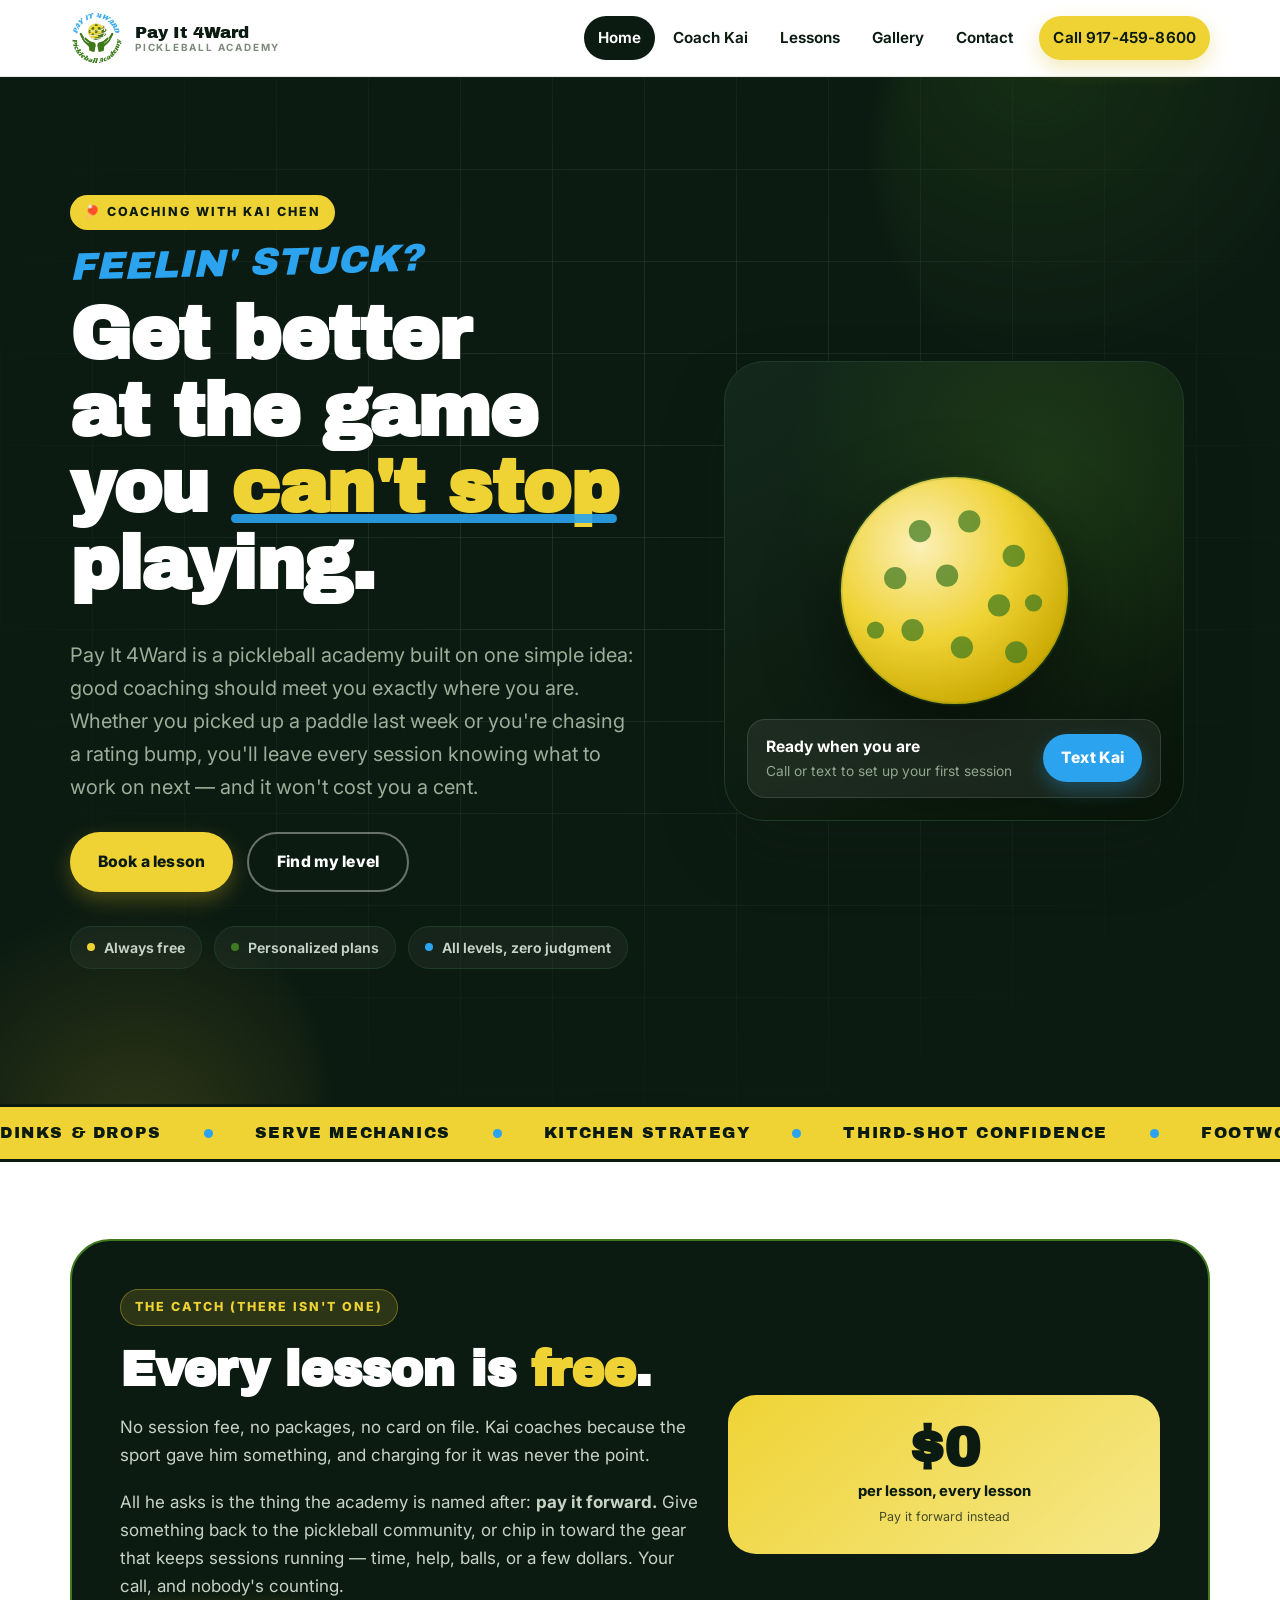
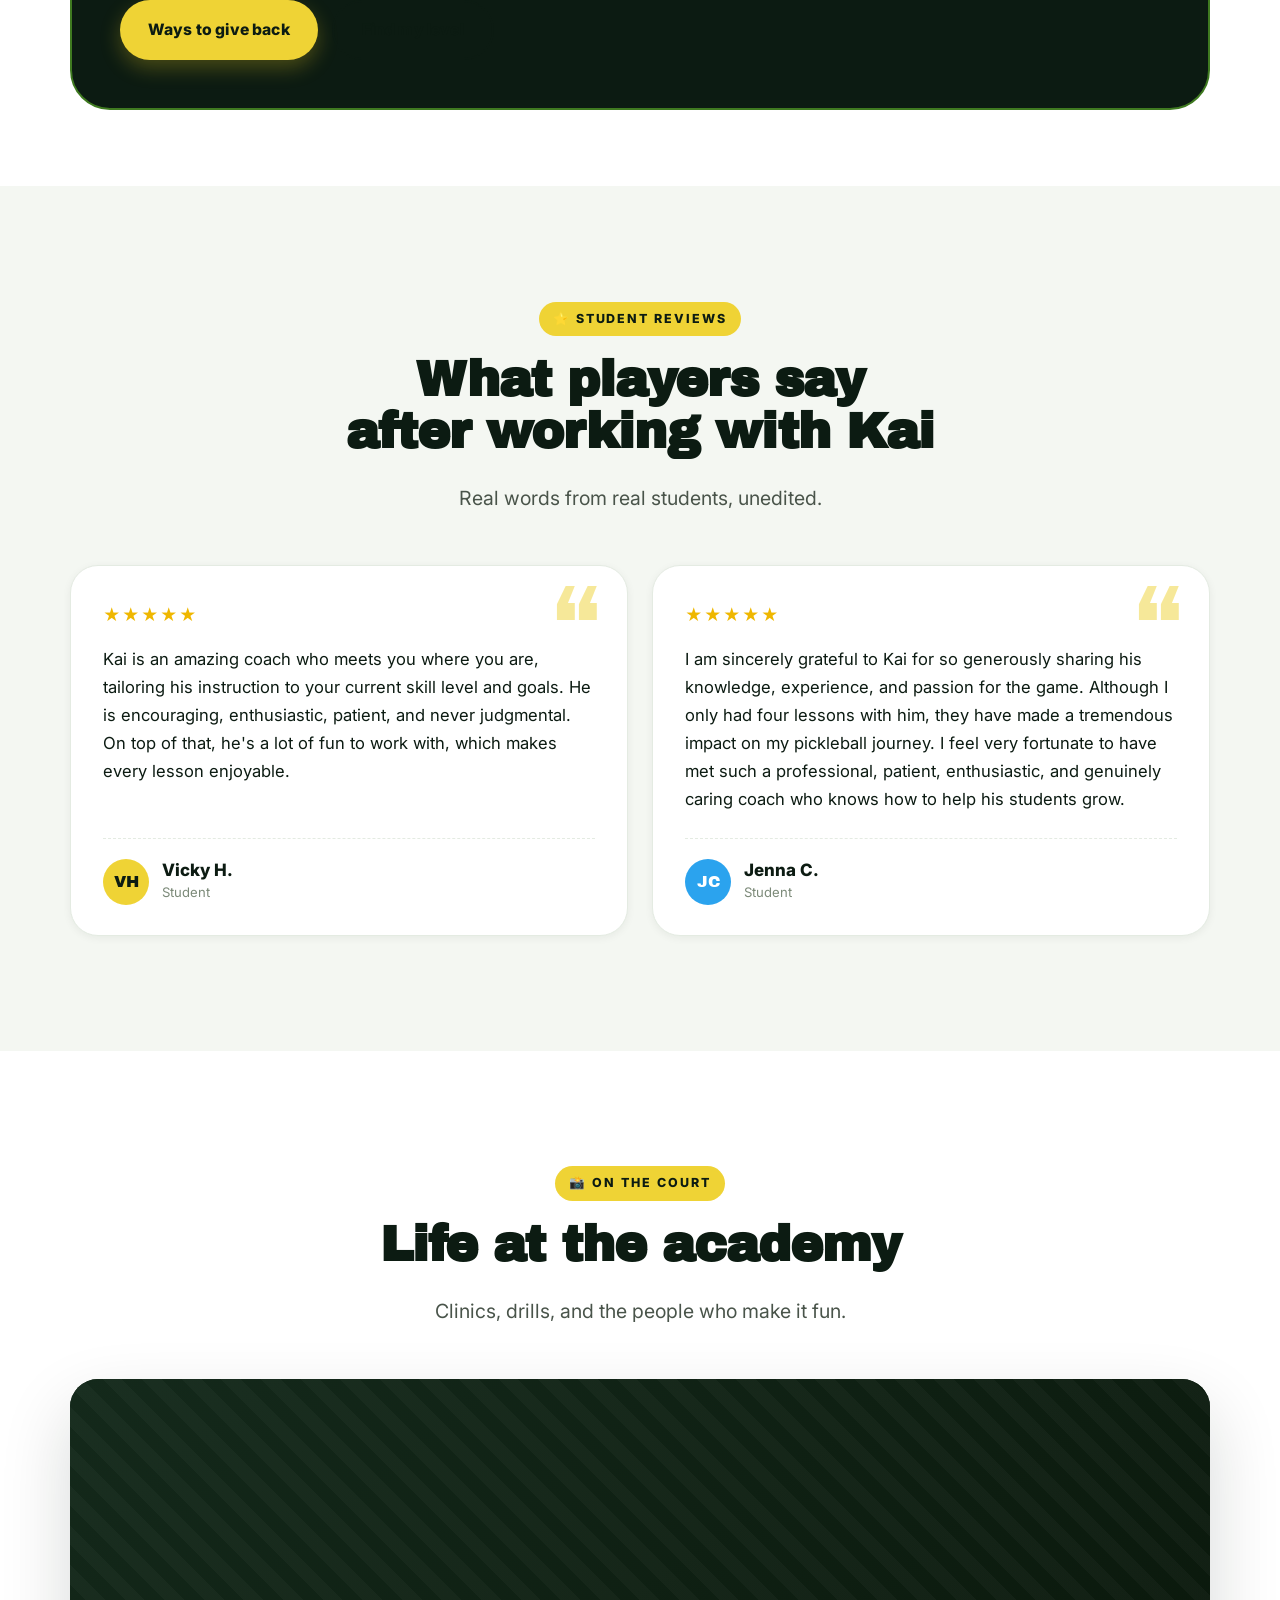
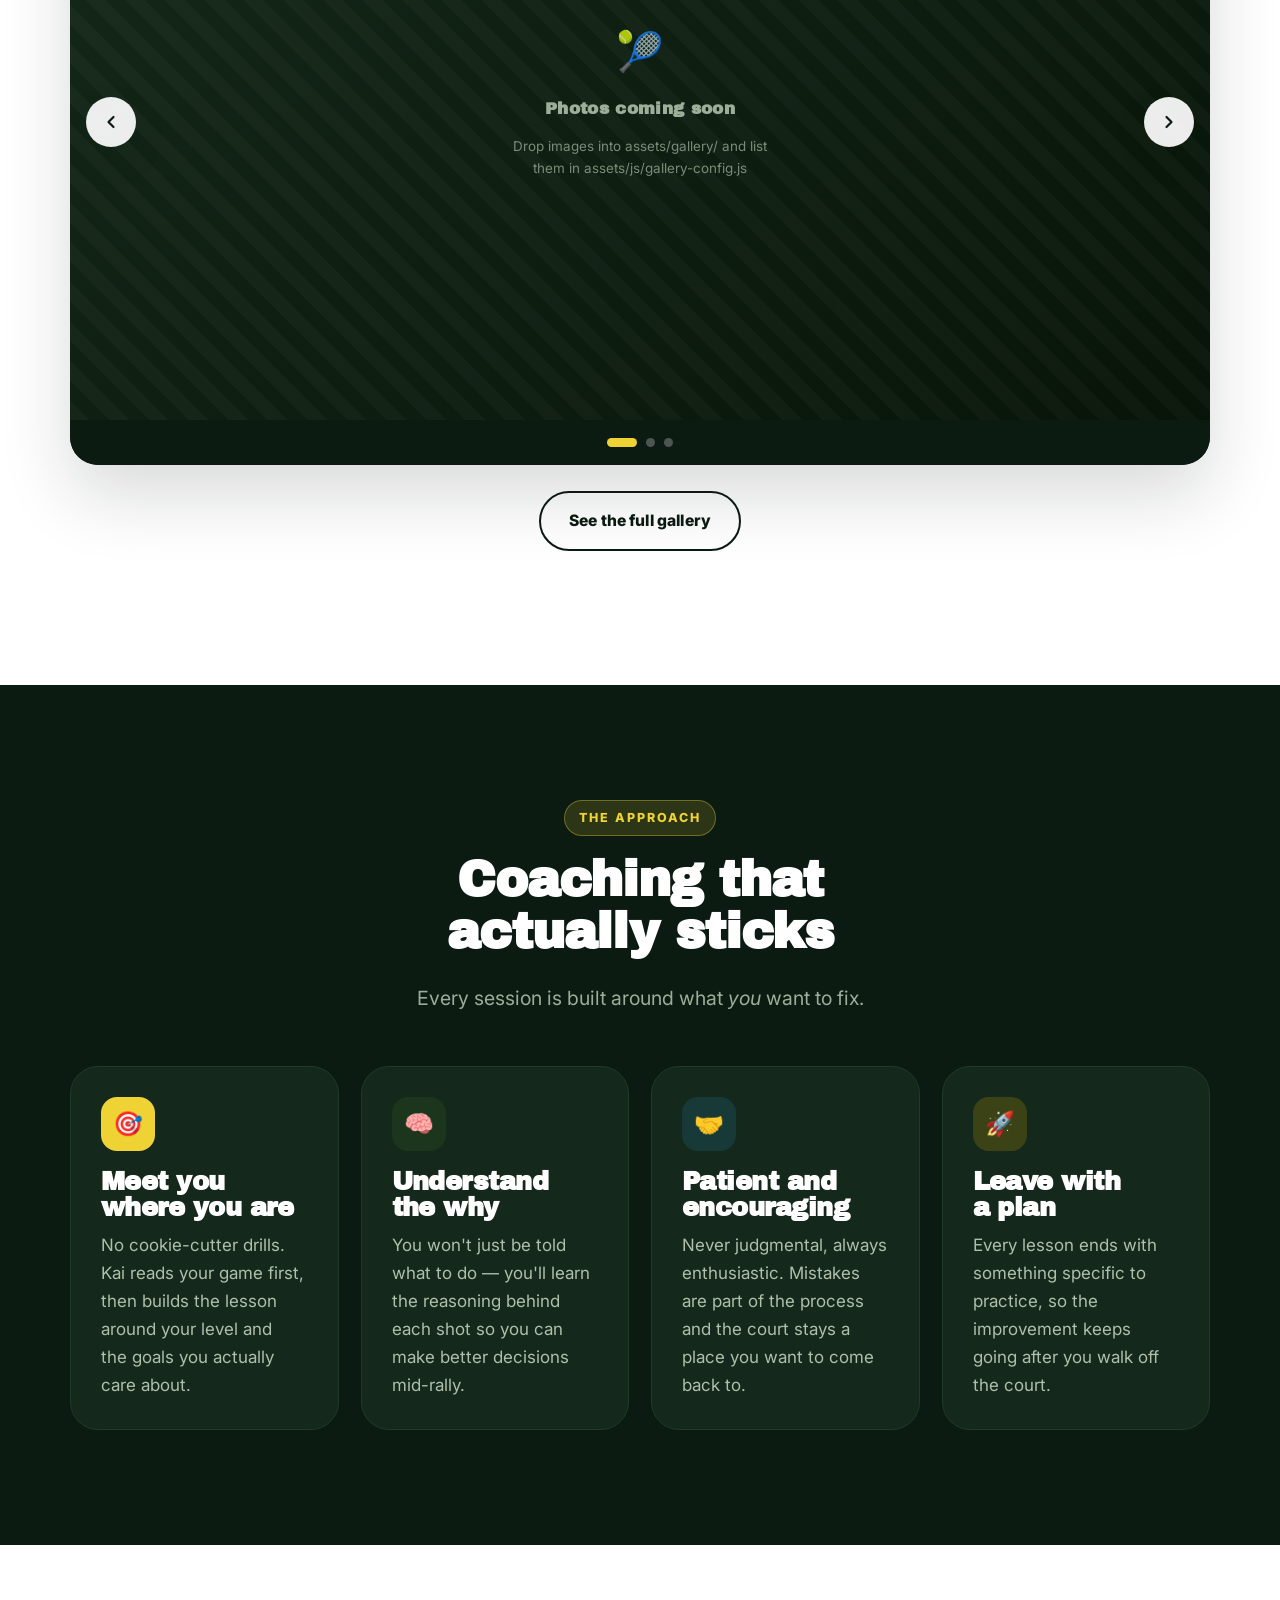
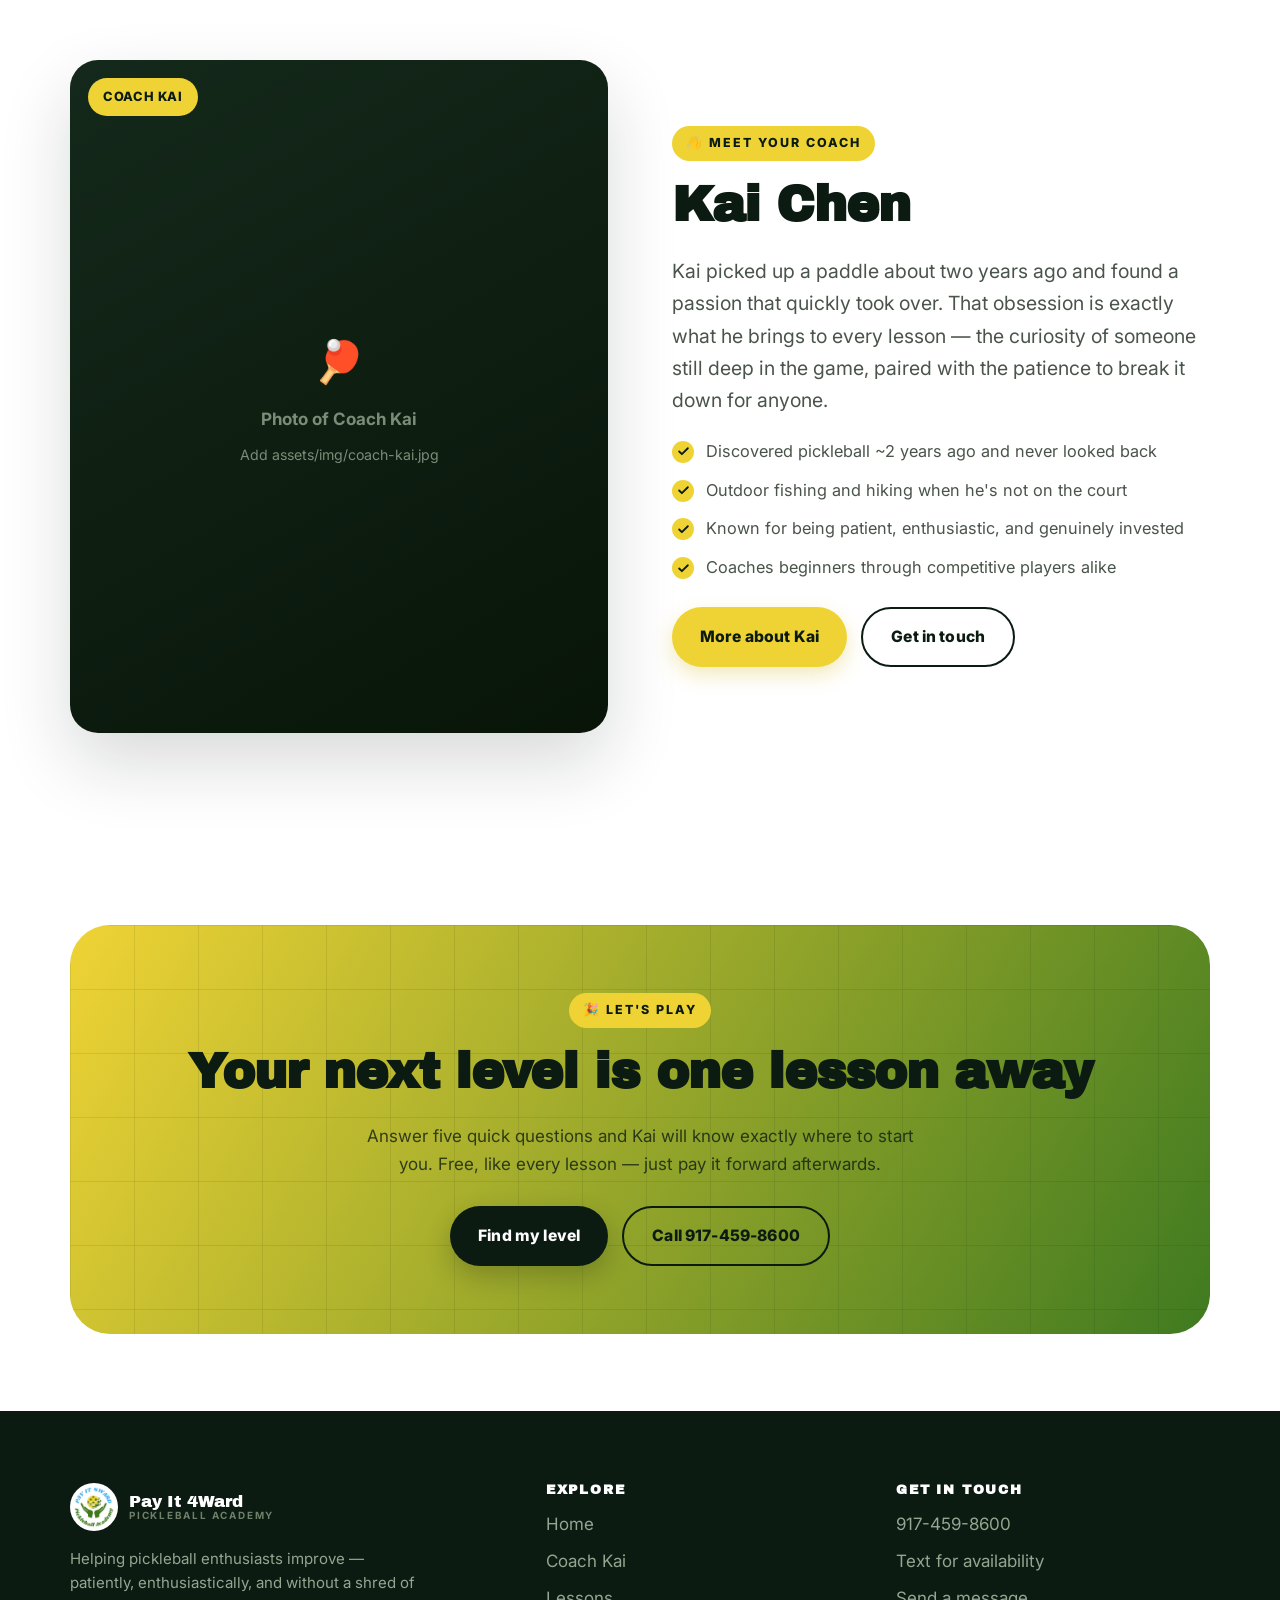
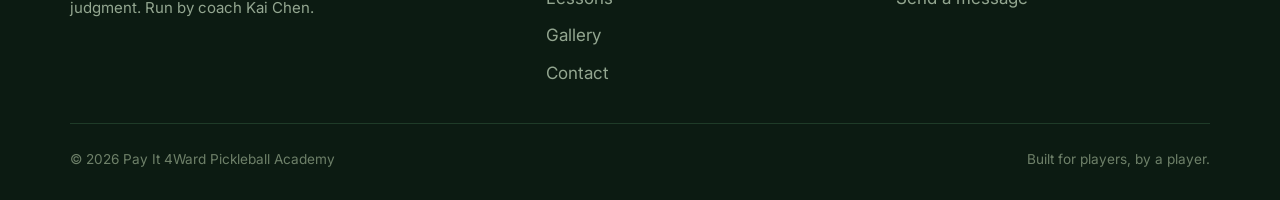
<file: index.html>
<!DOCTYPE html>
<html lang="en">
<head>
<meta charset="utf-8">
<meta name="viewport" content="width=device-width, initial-scale=1, viewport-fit=cover">
<title>Pay It 4Ward Pickleball Academy — Coaching with Kai Chen</title>
<meta name="description" content="Pay It 4Ward is a free pickleball academy run by coach Kai Chen. Patient, personalized coaching — pay it forward to the community instead of paying for lessons.">
<meta name="theme-color" content="#0C1B12">

<meta property="og:type" content="website">
<meta property="og:title" content="Pay It 4Ward Pickleball Academy">
<meta property="og:description" content="Free coaching with Kai Chen — helping pickleball enthusiasts improve. Pay it forward instead of paying a fee.">
<meta property="og:image" content="assets/img/logo.png">

<link rel="icon" href="assets/img/logo.png" type="image/png">
<link rel="preconnect" href="https://fonts.googleapis.com">
<link rel="preconnect" href="https://fonts.gstatic.com" crossorigin>
<link href="https://fonts.googleapis.com/css2?family=Archivo+Black&family=Inter:wght@400;500;600;700;800&display=swap" rel="stylesheet">
<link rel="stylesheet" href="assets/css/styles.css">
</head>
<body>

<!-- ============================ PRELOADER ============================ -->
<div class="preloader" id="preloader" role="status" aria-label="Loading Pay It 4Ward">
  <div class="preloader__inner">
    <div class="preloader__card">
      <img class="preloader__logo" src="assets/img/logo.png" alt="Pay It 4Ward">
    </div>
    <div class="preloader__bar"></div>
    <div class="preloader__word">Pay It 4Ward</div>
  </div>
</div>

<!-- ============================= HEADER ============================== -->
<header class="site-header" id="siteHeader">
  <div class="wrap nav">
    <a class="brand" href="index.html">
      <img class="brand__logo" src="assets/img/logo.png" alt="Pay It 4Ward logo">
      <span class="brand__text">
        <span class="brand__name">Pay It 4Ward</span>
        <span class="brand__sub">Pickleball Academy</span>
      </span>
    </a>

    <button class="nav__toggle" id="navToggle" type="button"
            aria-expanded="false" aria-controls="navLinks" aria-label="Menu">
      <span></span>
    </button>

    <ul class="nav__links" id="navLinks">
      <li><a href="index.html">Home</a></li>
      <li><a href="about.html">Coach Kai</a></li>
      <li><a href="programs.html">Lessons</a></li>
      <li><a href="gallery.html">Gallery</a></li>
      <li><a href="contact.html">Contact</a></li>
      <li><a class="btn nav__cta" href="tel:+19174598600">Call 917-459-8600</a></li>
    </ul>
  </div>
</header>

<main>

<!-- ============================== HERO =============================== -->
<section class="hero">
  <div class="hero__court" aria-hidden="true"></div>
  <div class="wrap hero__inner">
    <div>
      <span class="eyebrow">🏓 Coaching with Kai Chen</span>
      <p class="hero__kicker">Feelin' stuck?</p>
      <h1>Get better at the game you <em>can't stop</em> playing.</h1>
      <p class="hero__lede">
        Pay It 4Ward is a pickleball academy built on one simple idea: good coaching
        should meet you exactly where you are. Whether you picked up a paddle last
        week or you're chasing a rating bump, you'll leave every session knowing
        what to work on next &mdash; and it won't cost you a cent.
      </p>

      <div class="btn-row" style="margin-top:28px">
        <a class="btn" href="contact.html">Book a lesson</a>
        <a class="btn btn--ghost" href="programs.html#assess">Find my level</a>
      </div>

      <ul class="hero__stats">
        <li><span class="dot" style="background:var(--lime)"></span> Always free</li>
        <li><span class="dot" style="background:var(--teal)"></span> Personalized plans</li>
        <li><span class="dot" style="background:var(--coral)"></span> All levels, zero judgment</li>
      </ul>
    </div>

    <div class="hero__art">
      <img class="hero__ball" src="assets/img/ball.svg" alt="" aria-hidden="true">
      <div class="hero__badge">
        <div>
          <strong>Ready when you are</strong>
          <span>Call or text to set up your first session</span>
        </div>
        <a class="btn btn--coral" href="tel:+19174598600" style="padding:11px 18px">Text Kai</a>
      </div>
    </div>
  </div>
</section>

<!-- ============================ MARQUEE ============================== -->
<div class="marquee" aria-hidden="true">
  <div class="marquee__track">
    <span>Dinks &amp; drops</span><span>Serve mechanics</span><span>Kitchen strategy</span>
    <span>Third-shot confidence</span><span>Footwork</span><span>Doubles IQ</span>
    <span>Dinks &amp; drops</span><span>Serve mechanics</span><span>Kitchen strategy</span>
    <span>Third-shot confidence</span><span>Footwork</span><span>Doubles IQ</span>
  </div>
</div>


<!-- ====================== FREE / PAY IT FORWARD ====================== -->
<section class="section section--tight">
  <div class="wrap">
    <div class="freebar reveal">
      <div>
        <span class="eyebrow eyebrow--ghost">The catch (there isn't one)</span>
        <h2>Every lesson is <em>free</em>.</h2>
        <p>No session fee, no packages, no card on file. Kai coaches because the
           sport gave him something, and charging for it was never the point.</p>
        <p>All he asks is the thing the academy is named after: <strong>pay it
           forward.</strong> Give something back to the pickleball community, or
           chip in toward the gear that keeps sessions running &mdash; time, help,
           balls, or a few dollars. Your call, and nobody's counting.</p>
        <div class="btn-row">
          <a class="btn" href="programs.html#giveback">Ways to give back</a>
          <a class="btn btn--ghost" href="programs.html#assess">Find my level</a>
        </div>
      </div>
      <div class="freebar__price">
        <b>$0</b>
        <span>per lesson, every lesson</span>
        <small>Pay it forward instead</small>
      </div>
    </div>
  </div>
</section>

<!-- ============================ REVIEWS ============================== -->
<section class="section section--soft" id="reviews">
  <div class="wrap">
    <div class="head head--center reveal">
      <span class="eyebrow">⭐ Student reviews</span>
      <h2>What players say after working with Kai</h2>
      <p class="lede">Real words from real students, unedited.</p>
    </div>

    <div class="reviews">
      <figure class="review reveal" style="margin:0">
        <div class="review__stars" aria-label="5 out of 5 stars">★★★★★</div>
        <blockquote class="review__text" style="margin:0">
          Kai is an amazing coach who meets you where you are, tailoring his
          instruction to your current skill level and goals. He is encouraging,
          enthusiastic, patient, and never judgmental. On top of that, he's a lot of
          fun to work with, which makes every lesson enjoyable.
        </blockquote>
        <figcaption class="review__by">
          <span class="review__avatar" aria-hidden="true">VH</span>
          <span>
            <span class="review__name">Vicky H.</span>
            <span class="review__role">Student</span>
          </span>
        </figcaption>
      </figure>

      <figure class="review reveal" style="margin:0">
        <div class="review__stars" aria-label="5 out of 5 stars">★★★★★</div>
        <blockquote class="review__text" style="margin:0">
          I am sincerely grateful to Kai for so generously sharing his knowledge,
          experience, and passion for the game. Although I only had four lessons with
          him, they have made a tremendous impact on my pickleball journey. I feel
          very fortunate to have met such a professional, patient, enthusiastic, and
          genuinely caring coach who knows how to help his students grow.
        </blockquote>
        <figcaption class="review__by">
          <span class="review__avatar review__avatar--coral" aria-hidden="true">JC</span>
          <span>
            <span class="review__name">Jenna C.</span>
            <span class="review__role">Student</span>
          </span>
        </figcaption>
      </figure>
    </div>
  </div>
</section>

<!-- =========================== CAROUSEL ============================== -->
<section class="section" id="photos">
  <div class="wrap">
    <div class="head head--center reveal">
      <span class="eyebrow">📸 On the court</span>
      <h2>Life at the academy</h2>
      <p class="lede">Clinics, drills, and the people who make it fun.</p>
    </div>

    <div class="carousel reveal" id="carousel"
         role="region" aria-roledescription="carousel" aria-label="Academy photos">
      <div class="carousel__viewport">
        <div class="carousel__track"><!-- slides injected by JS --></div>
      </div>
      <button class="carousel__btn carousel__btn--prev" type="button" aria-label="Previous photo">
        <svg width="20" height="20" viewBox="0 0 24 24" fill="none" stroke="currentColor"
             stroke-width="2.6" stroke-linecap="round" stroke-linejoin="round" aria-hidden="true">
          <polyline points="15 18 9 12 15 6"/>
        </svg>
      </button>
      <button class="carousel__btn carousel__btn--next" type="button" aria-label="Next photo">
        <svg width="20" height="20" viewBox="0 0 24 24" fill="none" stroke="currentColor"
             stroke-width="2.6" stroke-linecap="round" stroke-linejoin="round" aria-hidden="true">
          <polyline points="9 18 15 12 9 6"/>
        </svg>
      </button>
      <div class="carousel__dots" role="tablist" aria-label="Choose photo"></div>
    </div>

    <p class="center" style="margin-top:26px">
      <a class="btn btn--ghost" href="gallery.html">See the full gallery</a>
    </p>
  </div>
</section>

<!-- ======================== WHY / APPROACH =========================== -->
<section class="section section--dark">
  <div class="wrap">
    <div class="head head--center reveal">
      <span class="eyebrow eyebrow--ghost">The approach</span>
      <h2>Coaching that actually sticks</h2>
      <p class="lede">Every session is built around what <em>you</em> want to fix.</p>
    </div>

    <div class="grid">
      <div class="card reveal">
        <div class="card__icon">🎯</div>
        <h3>Meet you where you are</h3>
        <p>No cookie-cutter drills. Kai reads your game first, then builds the lesson
           around your level and the goals you actually care about.</p>
      </div>
      <div class="card reveal">
        <div class="card__icon card__icon--teal">🧠</div>
        <h3>Understand the why</h3>
        <p>You won't just be told what to do — you'll learn the reasoning behind each
           shot so you can make better decisions mid-rally.</p>
      </div>
      <div class="card reveal">
        <div class="card__icon card__icon--coral">🤝</div>
        <h3>Patient and encouraging</h3>
        <p>Never judgmental, always enthusiastic. Mistakes are part of the process and
           the court stays a place you want to come back to.</p>
      </div>
      <div class="card reveal">
        <div class="card__icon card__icon--sun">🚀</div>
        <h3>Leave with a plan</h3>
        <p>Every lesson ends with something specific to practice, so the improvement
           keeps going after you walk off the court.</p>
      </div>
    </div>
  </div>
</section>

<!-- ========================= ABOUT PREVIEW =========================== -->
<section class="section">
  <div class="wrap split">
    <div class="split__media reveal">
      <span class="split__tag">Coach Kai</span>
      <!-- Replace this placeholder with a photo of Kai:
           <img src="assets/img/coach-kai.jpg" alt="Coach Kai Chen on the court"> -->
      <div class="ph">
        <span>🏓</span>
        <strong>Photo of Coach Kai</strong>
        <small>Add assets/img/coach-kai.jpg</small>
      </div>
    </div>

    <div class="reveal">
      <span class="eyebrow">👋 Meet your coach</span>
      <h2>Kai Chen</h2>
      <p class="lede">
        Kai picked up a paddle about two years ago and found a passion that quickly
        took over. That obsession is exactly what he brings to every lesson — the
        curiosity of someone still deep in the game, paired with the patience to
        break it down for anyone.
      </p>
      <ul class="facts">
        <li>Discovered pickleball ~2 years ago and never looked back</li>
        <li>Outdoor fishing and hiking when he's not on the court</li>
        <li>Known for being patient, enthusiastic, and genuinely invested</li>
        <li>Coaches beginners through competitive players alike</li>
      </ul>
      <div class="btn-row">
        <a class="btn" href="about.html">More about Kai</a>
        <a class="btn btn--ghost" href="contact.html">Get in touch</a>
      </div>
    </div>
  </div>
</section>

<!-- ============================== CTA ================================ -->
<section class="section section--tight">
  <div class="wrap">
    <div class="cta reveal">
      <span class="eyebrow">🎉 Let's play</span>
      <h2>Your next level is one lesson away</h2>
      <p>Answer five quick questions and Kai will know exactly where to start you.
         Free, like every lesson &mdash; just pay it forward afterwards.</p>
      <div class="btn-row">
        <a class="btn" href="programs.html#assess">Find my level</a>
        <a class="btn btn--ghost" href="tel:+19174598600">Call 917-459-8600</a>
      </div>
    </div>
  </div>
</section>

</main>

<!-- ============================= FOOTER ============================== -->
<footer class="site-footer">
  <div class="wrap">
    <div class="footer-grid">
      <div>
        <a class="brand" href="index.html" style="margin-bottom:16px">
          <img class="brand__logo" src="assets/img/logo.png" alt="">
          <span class="brand__text">
            <span class="brand__name">Pay It 4Ward</span>
            <span class="brand__sub">Pickleball Academy</span>
          </span>
        </a>
        <p>Helping pickleball enthusiasts improve — patiently, enthusiastically, and
           without a shred of judgment. Run by coach Kai Chen.</p>
      </div>

      <div>
        <h4>Explore</h4>
        <ul>
          <li><a href="index.html">Home</a></li>
          <li><a href="about.html">Coach Kai</a></li>
          <li><a href="programs.html">Lessons</a></li>
          <li><a href="gallery.html">Gallery</a></li>
          <li><a href="contact.html">Contact</a></li>
        </ul>
      </div>

      <div>
        <h4>Get in touch</h4>
        <ul>
          <li><a href="tel:+19174598600">917-459-8600</a></li>
          <li><a href="sms:+19174598600">Text for availability</a></li>
          <li><a href="contact.html">Send a message</a></li>
        </ul>
      </div>
    </div>

    <div class="footer-bottom">
      <span>&copy; <span data-year>2026</span> Pay It 4Ward Pickleball Academy</span>
      <span>Built for players, by a player.</span>
    </div>
  </div>
</footer>

<script src="assets/js/gallery-config.js"></script>
<script src="assets/js/main.js"></script>
</body>
</html>
</file>
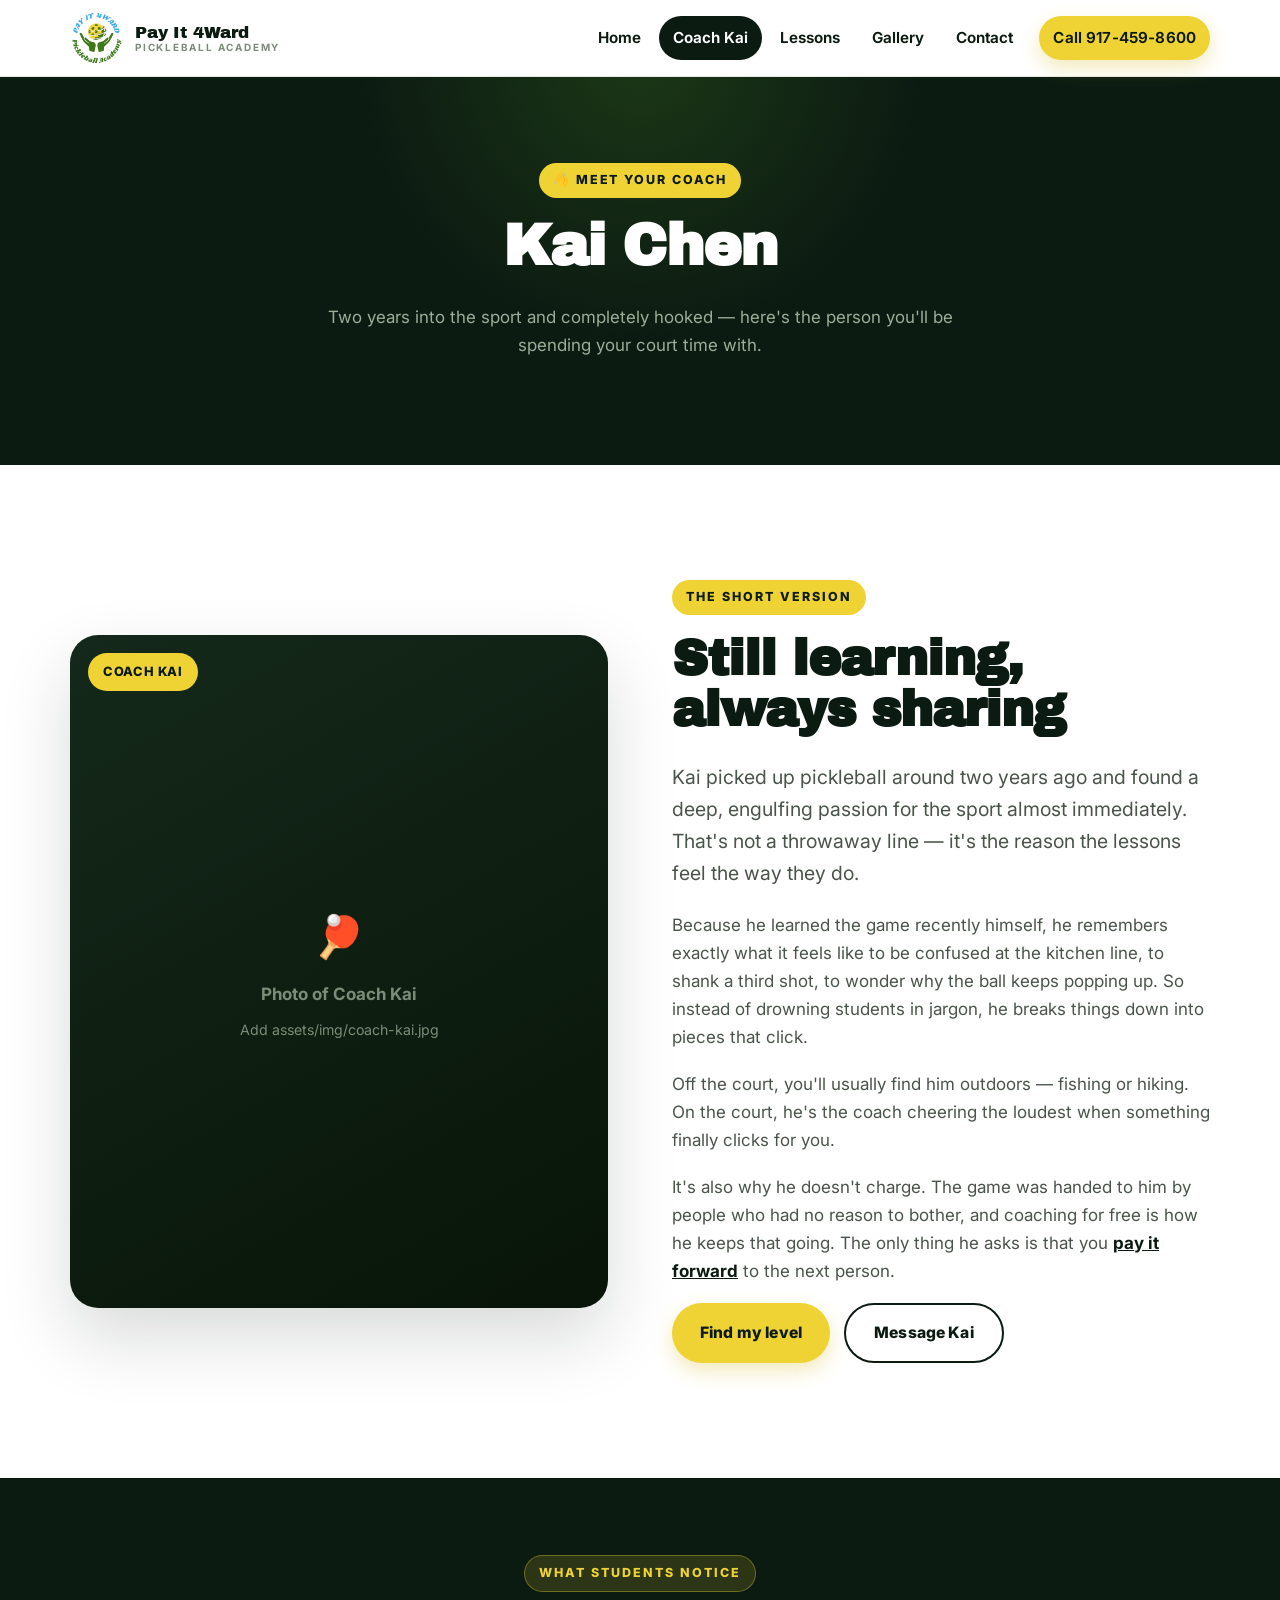
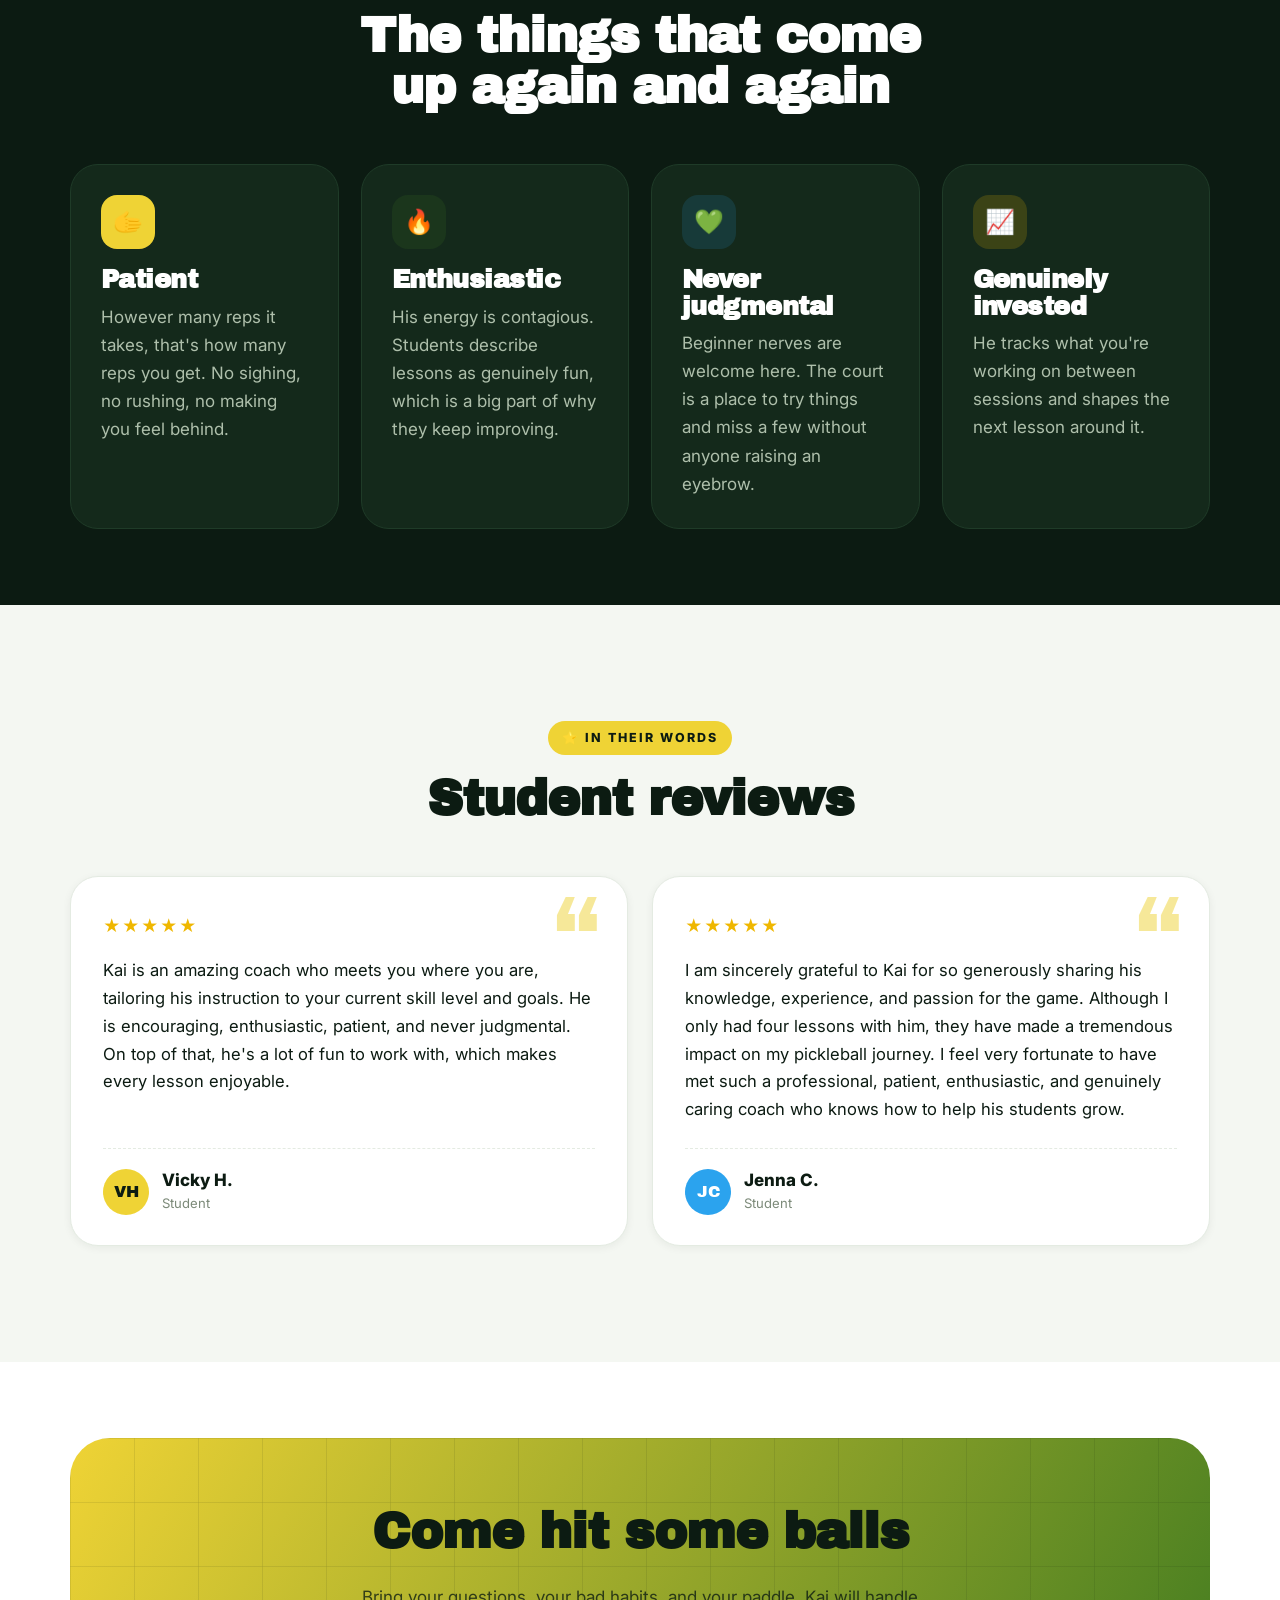
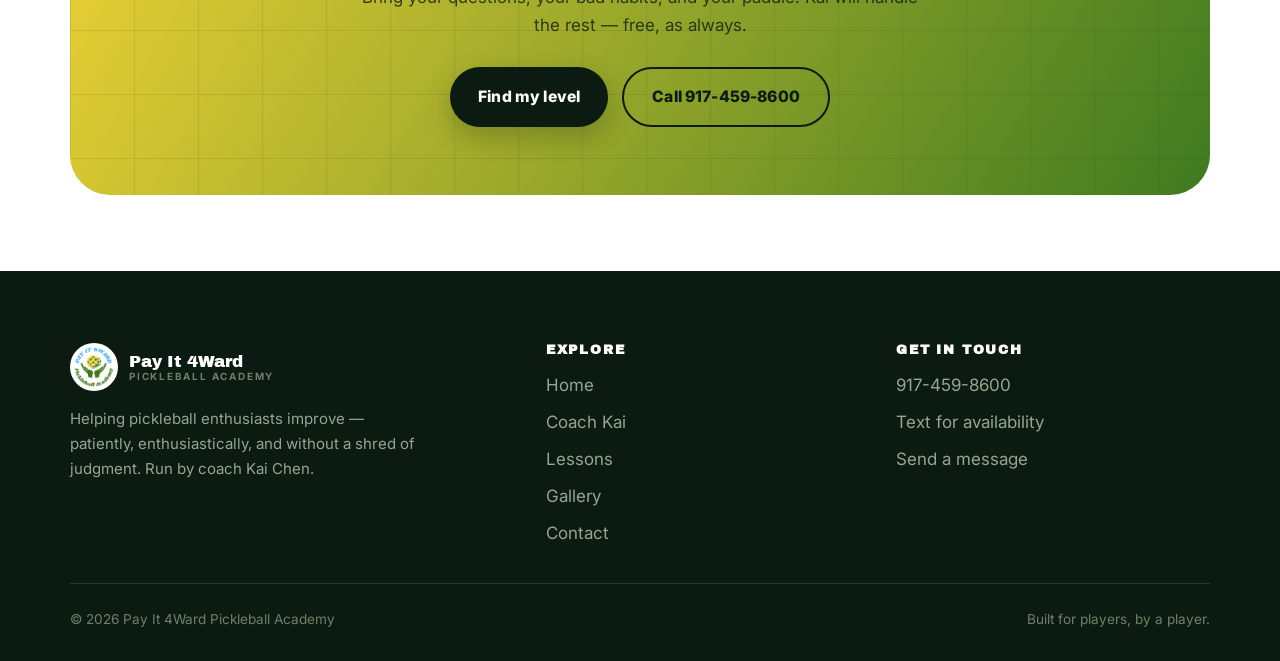
<file: about.html>
<!DOCTYPE html>
<html lang="en">
<head>
<meta charset="utf-8">
<meta name="viewport" content="width=device-width, initial-scale=1, viewport-fit=cover">
<title>About Coach Kai Chen — Pay It 4Ward Pickleball Academy</title>
<meta name="description" content="Meet Kai Chen, the coach behind Pay It 4Ward — patient, enthusiastic, and deeply passionate about pickleball.">
<meta name="theme-color" content="#0C1B12">

<meta property="og:type" content="website">
<meta property="og:title" content="About Coach Kai Chen — Pay It 4Ward Pickleball Academy">
<meta property="og:description" content="Meet Kai Chen, the coach behind Pay It 4Ward — patient, enthusiastic, and deeply passionate about pickleball.">
<meta property="og:image" content="assets/img/logo.png">

<link rel="icon" href="assets/img/logo.png" type="image/png">
<link rel="preconnect" href="https://fonts.googleapis.com">
<link rel="preconnect" href="https://fonts.gstatic.com" crossorigin>
<link href="https://fonts.googleapis.com/css2?family=Archivo+Black&family=Inter:wght@400;500;600;700;800&display=swap" rel="stylesheet">
<link rel="stylesheet" href="assets/css/styles.css">
</head>
<body>

<!-- ============================ PRELOADER ============================ -->
<div class="preloader" id="preloader" role="status" aria-label="Loading Pay It 4Ward">
  <div class="preloader__inner">
    <div class="preloader__card">
      <img class="preloader__logo" src="assets/img/logo.png" alt="Pay It 4Ward">
    </div>
    <div class="preloader__bar"></div>
    <div class="preloader__word">Pay It 4Ward</div>
  </div>
</div>

<!-- ============================= HEADER ============================== -->
<header class="site-header" id="siteHeader">
  <div class="wrap nav">
    <a class="brand" href="index.html">
      <img class="brand__logo" src="assets/img/logo.png" alt="Pay It 4Ward logo">
      <span class="brand__text">
        <span class="brand__name">Pay It 4Ward</span>
        <span class="brand__sub">Pickleball Academy</span>
      </span>
    </a>

    <button class="nav__toggle" id="navToggle" type="button"
            aria-expanded="false" aria-controls="navLinks" aria-label="Menu">
      <span></span>
    </button>

    <ul class="nav__links" id="navLinks">
      <li><a href="index.html">Home</a></li>
      <li><a href="about.html">Coach Kai</a></li>
      <li><a href="programs.html">Lessons</a></li>
      <li><a href="gallery.html">Gallery</a></li>
      <li><a href="contact.html">Contact</a></li>
      <li><a class="btn nav__cta" href="tel:+19174598600">Call 917-459-8600</a></li>
    </ul>
  </div>
</header>

<main>

<section class="pagehero">
  <div class="wrap">
    <span class="eyebrow">👋 Meet your coach</span>
    <h1>Kai Chen</h1>
    <p>Two years into the sport and completely hooked &mdash; here's the person
       you'll be spending your court time with.</p>
  </div>
</section>

<section class="section">
  <div class="wrap split">
    <div class="split__media reveal">
      <span class="split__tag">Coach Kai</span>
      <!-- Replace with a real photo:
           <img src="assets/img/coach-kai.jpg" alt="Coach Kai Chen on the court"> -->
      <div class="ph">
        <span>🏓</span>
        <strong>Photo of Coach Kai</strong>
        <small>Add assets/img/coach-kai.jpg</small>
      </div>
    </div>

    <div class="reveal">
      <span class="eyebrow">The short version</span>
      <h2>Still learning, always sharing</h2>
      <p class="lede">
        Kai picked up pickleball around two years ago and found a deep, engulfing
        passion for the sport almost immediately. That's not a throwaway line &mdash;
        it's the reason the lessons feel the way they do.
      </p>
      <p>
        Because he learned the game recently himself, he remembers exactly what it
        feels like to be confused at the kitchen line, to shank a third shot, to
        wonder why the ball keeps popping up. So instead of drowning students in
        jargon, he breaks things down into pieces that click.
      </p>
      <p>
        Off the court, you'll usually find him outdoors &mdash; fishing or hiking.
        On the court, he's the coach cheering the loudest when something finally
        clicks for you.
      </p>
      <p>
        It's also why he doesn't charge. The game was handed to him by people who
        had no reason to bother, and coaching for free is how he keeps that going.
        The only thing he asks is that you <a href="programs.html#giveback"
        style="color:var(--ink);font-weight:700">pay it forward</a> to the next
        person.
      </p>
      <div class="btn-row">
        <a class="btn" href="programs.html#assess">Find my level</a>
        <a class="btn btn--ghost" href="contact.html">Message Kai</a>
      </div>
    </div>
  </div>
</section>

<section class="section section--dark section--tight">
  <div class="wrap">
    <div class="head head--center reveal">
      <span class="eyebrow eyebrow--ghost">What students notice</span>
      <h2>The things that come up again and again</h2>
    </div>
    <div class="grid">
      <div class="card reveal">
        <div class="card__icon">🫱</div>
        <h3>Patient</h3>
        <p>However many reps it takes, that's how many reps you get. No sighing, no
           rushing, no making you feel behind.</p>
      </div>
      <div class="card reveal">
        <div class="card__icon card__icon--teal">🔥</div>
        <h3>Enthusiastic</h3>
        <p>His energy is contagious. Students describe lessons as genuinely fun, which
           is a big part of why they keep improving.</p>
      </div>
      <div class="card reveal">
        <div class="card__icon card__icon--coral">💚</div>
        <h3>Never judgmental</h3>
        <p>Beginner nerves are welcome here. The court is a place to try things and
           miss a few without anyone raising an eyebrow.</p>
      </div>
      <div class="card reveal">
        <div class="card__icon card__icon--sun">📈</div>
        <h3>Genuinely invested</h3>
        <p>He tracks what you're working on between sessions and shapes the next
           lesson around it.</p>
      </div>
    </div>
  </div>
</section>

<section class="section section--soft">
  <div class="wrap">
    <div class="head head--center reveal">
      <span class="eyebrow">⭐ In their words</span>
      <h2>Student reviews</h2>
    </div>
    <div class="reviews">
      <figure class="review reveal" style="margin:0">
        <div class="review__stars" aria-label="5 out of 5 stars">★★★★★</div>
        <blockquote class="review__text" style="margin:0">
          Kai is an amazing coach who meets you where you are, tailoring his
          instruction to your current skill level and goals. He is encouraging,
          enthusiastic, patient, and never judgmental. On top of that, he's a lot of
          fun to work with, which makes every lesson enjoyable.
        </blockquote>
        <figcaption class="review__by">
          <span class="review__avatar" aria-hidden="true">VH</span>
          <span>
            <span class="review__name">Vicky H.</span>
            <span class="review__role">Student</span>
          </span>
        </figcaption>
      </figure>

      <figure class="review reveal" style="margin:0">
        <div class="review__stars" aria-label="5 out of 5 stars">★★★★★</div>
        <blockquote class="review__text" style="margin:0">
          I am sincerely grateful to Kai for so generously sharing his knowledge,
          experience, and passion for the game. Although I only had four lessons with
          him, they have made a tremendous impact on my pickleball journey. I feel
          very fortunate to have met such a professional, patient, enthusiastic, and
          genuinely caring coach who knows how to help his students grow.
        </blockquote>
        <figcaption class="review__by">
          <span class="review__avatar review__avatar--coral" aria-hidden="true">JC</span>
          <span>
            <span class="review__name">Jenna C.</span>
            <span class="review__role">Student</span>
          </span>
        </figcaption>
      </figure>
    </div>
  </div>
</section>

<section class="section section--tight">
  <div class="wrap">
    <div class="cta reveal">
      <h2>Come hit some balls</h2>
      <p>Bring your questions, your bad habits, and your paddle. Kai will handle
         the rest &mdash; free, as always.</p>
      <div class="btn-row">
        <a class="btn" href="programs.html#assess">Find my level</a>
        <a class="btn btn--ghost" href="tel:+19174598600">Call 917-459-8600</a>
      </div>
    </div>
  </div>
</section>

</main>

<!-- ============================= FOOTER ============================== -->
<footer class="site-footer">
  <div class="wrap">
    <div class="footer-grid">
      <div>
        <a class="brand" href="index.html" style="margin-bottom:16px">
          <img class="brand__logo" src="assets/img/logo.png" alt="">
          <span class="brand__text">
            <span class="brand__name">Pay It 4Ward</span>
            <span class="brand__sub">Pickleball Academy</span>
          </span>
        </a>
        <p>Helping pickleball enthusiasts improve &mdash; patiently, enthusiastically, and
           without a shred of judgment. Run by coach Kai Chen.</p>
      </div>

      <div>
        <h4>Explore</h4>
        <ul>
          <li><a href="index.html">Home</a></li>
          <li><a href="about.html">Coach Kai</a></li>
          <li><a href="programs.html">Lessons</a></li>
          <li><a href="gallery.html">Gallery</a></li>
          <li><a href="contact.html">Contact</a></li>
        </ul>
      </div>

      <div>
        <h4>Get in touch</h4>
        <ul>
          <li><a href="tel:+19174598600">917-459-8600</a></li>
          <li><a href="sms:+19174598600">Text for availability</a></li>
          <li><a href="contact.html">Send a message</a></li>
        </ul>
      </div>
    </div>

    <div class="footer-bottom">
      <span>&copy; <span data-year>2026</span> Pay It 4Ward Pickleball Academy</span>
      <span>Built for players, by a player.</span>
    </div>
  </div>
</footer>

<script src="assets/js/gallery-config.js"></script>
<script src="assets/js/main.js"></script>
</body>
</html>
</file>
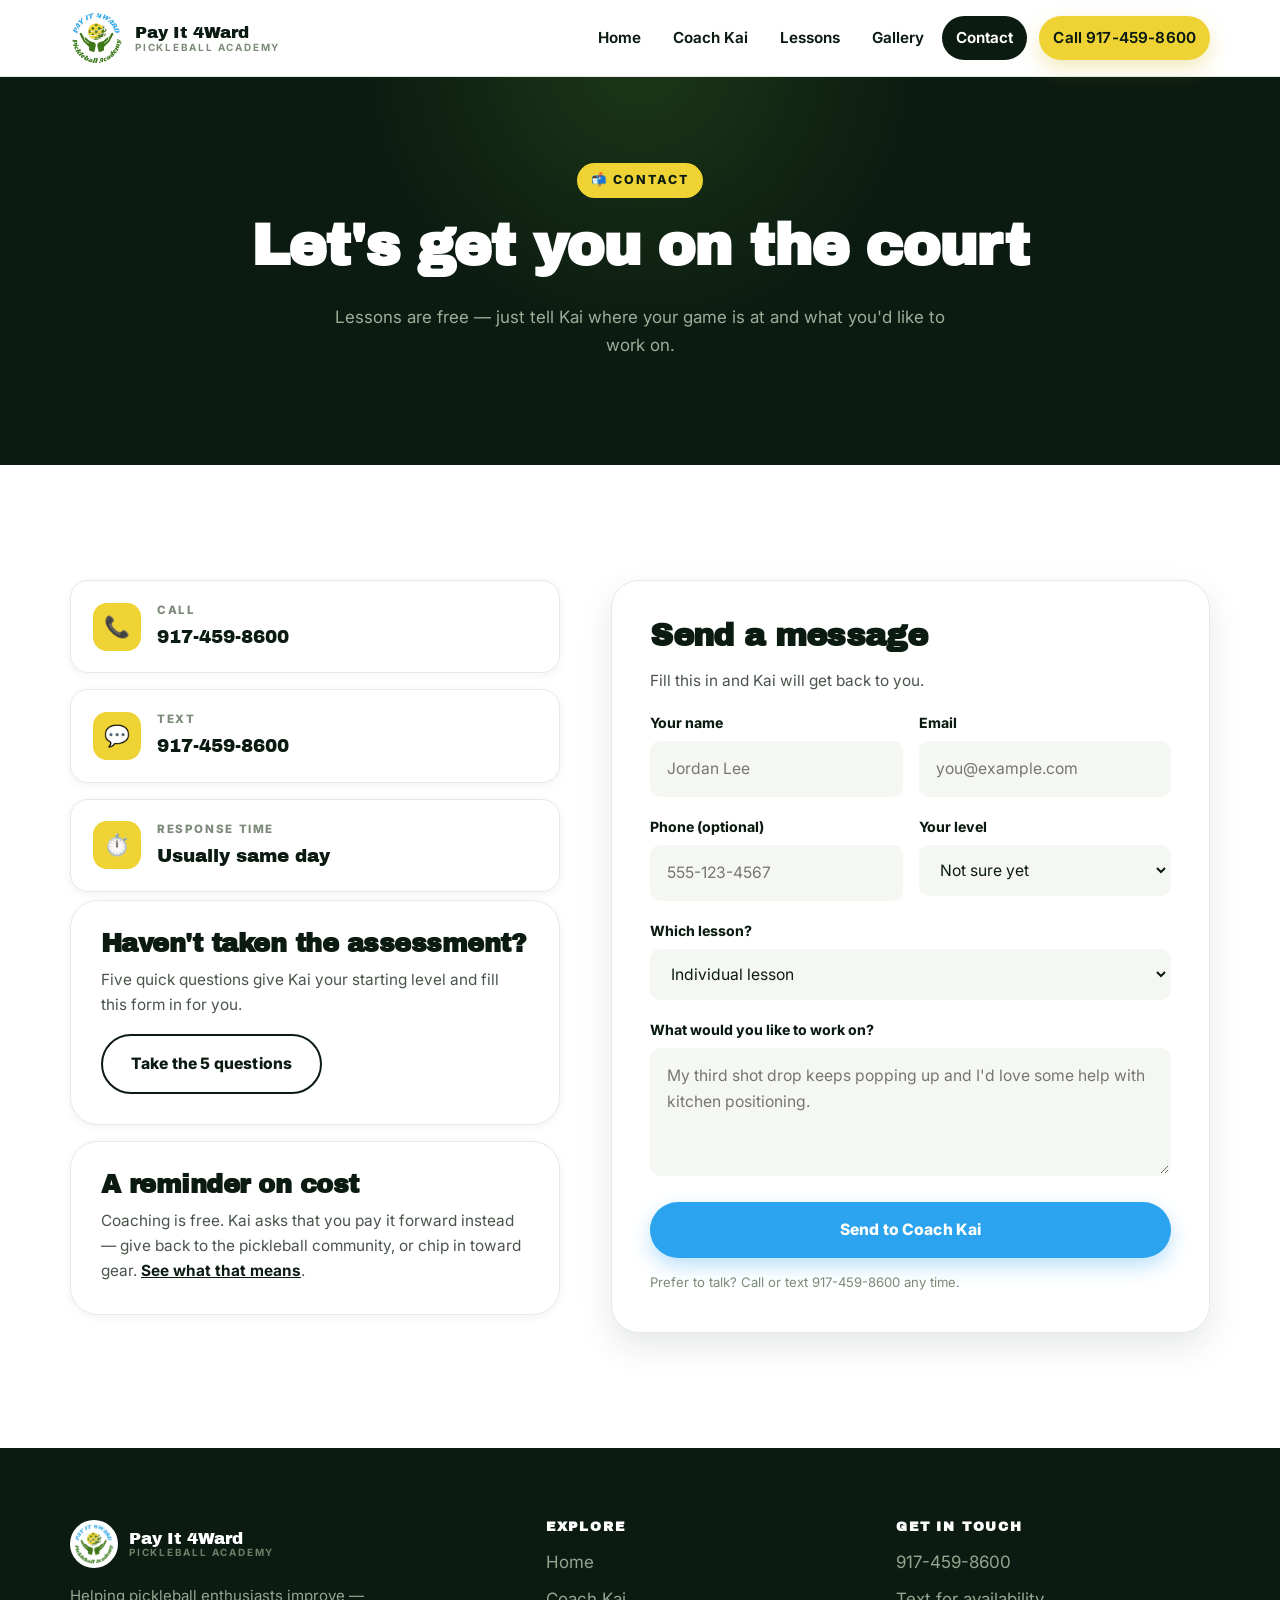
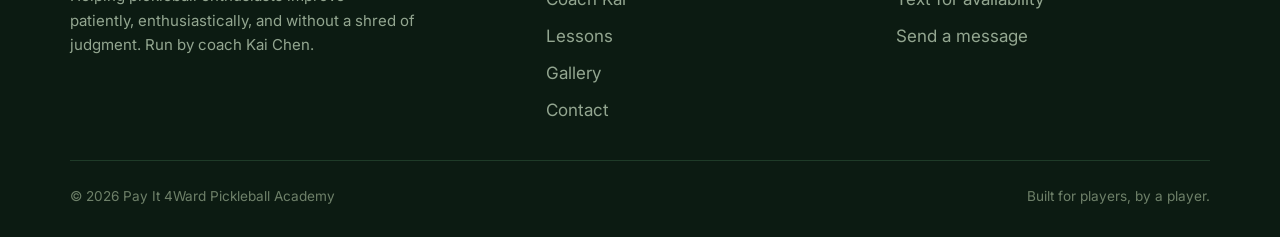
<file: contact.html>
<!DOCTYPE html>
<html lang="en">
<head>
<meta charset="utf-8">
<meta name="viewport" content="width=device-width, initial-scale=1, viewport-fit=cover">
<title>Contact — Pay It 4Ward Pickleball Academy</title>
<meta name="description" content="Book a free pickleball lesson with coach Kai Chen. Call or text 917-459-8600, or send a message.">
<meta name="theme-color" content="#0C1B12">

<meta property="og:type" content="website">
<meta property="og:title" content="Contact — Pay It 4Ward Pickleball Academy">
<meta property="og:description" content="Book a free pickleball lesson with coach Kai Chen. Call or text 917-459-8600, or send a message.">
<meta property="og:image" content="assets/img/logo.png">

<link rel="icon" href="assets/img/logo.png" type="image/png">
<link rel="preconnect" href="https://fonts.googleapis.com">
<link rel="preconnect" href="https://fonts.gstatic.com" crossorigin>
<link href="https://fonts.googleapis.com/css2?family=Archivo+Black&family=Inter:wght@400;500;600;700;800&display=swap" rel="stylesheet">
<link rel="stylesheet" href="assets/css/styles.css">
</head>
<body>

<!-- ============================ PRELOADER ============================ -->
<div class="preloader" id="preloader" role="status" aria-label="Loading Pay It 4Ward">
  <div class="preloader__inner">
    <div class="preloader__card">
      <img class="preloader__logo" src="assets/img/logo.png" alt="Pay It 4Ward">
    </div>
    <div class="preloader__bar"></div>
    <div class="preloader__word">Pay It 4Ward</div>
  </div>
</div>

<!-- ============================= HEADER ============================== -->
<header class="site-header" id="siteHeader">
  <div class="wrap nav">
    <a class="brand" href="index.html">
      <img class="brand__logo" src="assets/img/logo.png" alt="Pay It 4Ward logo">
      <span class="brand__text">
        <span class="brand__name">Pay It 4Ward</span>
        <span class="brand__sub">Pickleball Academy</span>
      </span>
    </a>

    <button class="nav__toggle" id="navToggle" type="button"
            aria-expanded="false" aria-controls="navLinks" aria-label="Menu">
      <span></span>
    </button>

    <ul class="nav__links" id="navLinks">
      <li><a href="index.html">Home</a></li>
      <li><a href="about.html">Coach Kai</a></li>
      <li><a href="programs.html">Lessons</a></li>
      <li><a href="gallery.html">Gallery</a></li>
      <li><a href="contact.html">Contact</a></li>
      <li><a class="btn nav__cta" href="tel:+19174598600">Call 917-459-8600</a></li>
    </ul>
  </div>
</header>

<main>

<section class="pagehero">
  <div class="wrap">
    <span class="eyebrow">📬 Contact</span>
    <h1>Let's get you on the court</h1>
    <p>Lessons are free &mdash; just tell Kai where your game is at and what you'd
       like to work on.</p>
  </div>
</section>

<section class="section">
  <div class="wrap contact-grid">

    <div class="reveal stack">
      <a class="contact-card" href="tel:+19174598600">
        <span class="contact-card__icon" aria-hidden="true">📞</span>
        <span>
          <span class="contact-card__label">Call</span>
          <span class="contact-card__value">917-459-8600</span>
        </span>
      </a>

      <a class="contact-card" href="sms:+19174598600">
        <span class="contact-card__icon" aria-hidden="true">💬</span>
        <span>
          <span class="contact-card__label">Text</span>
          <span class="contact-card__value">917-459-8600</span>
        </span>
      </a>

      <div class="contact-card">
        <span class="contact-card__icon" aria-hidden="true">⏱️</span>
        <span>
          <span class="contact-card__label">Response time</span>
          <span class="contact-card__value">Usually same day</span>
        </span>
      </div>

      <div class="card" style="margin-top:8px">
        <h3>Haven't taken the assessment?</h3>
        <p style="font-size:.96rem">Five quick questions give Kai your starting
           level and fill this form in for you.</p>
        <a class="btn btn--ghost" href="programs.html#assess">Take the 5 questions</a>
      </div>

      <div class="card">
        <h3>A reminder on cost</h3>
        <p style="font-size:.96rem;margin-bottom:0">Coaching is free. Kai asks that
           you pay it forward instead &mdash; give back to the pickleball community,
           or chip in toward gear.
           <a href="programs.html#giveback" style="color:var(--ink);font-weight:700">See what that means</a>.</p>
      </div>
    </div>

    <form class="form reveal" id="contactForm"
          action="https://formspree.io/f/YOUR_FORM_ID" method="POST">
      <h2 style="font-size:clamp(1.5rem,2.6vw,2rem)">Send a message</h2>
      <p style="font-size:.96rem">Fill this in and Kai will get back to you.</p>

      <p class="form__status form__status--ok" id="quizFlag" hidden></p>

      <div class="field-row">
        <div class="field">
          <label for="name">Your name</label>
          <input id="name" name="name" type="text" required autocomplete="name" placeholder="Jordan Lee">
        </div>
        <div class="field">
          <label for="email">Email</label>
          <input id="email" name="email" type="email" required autocomplete="email" placeholder="you@example.com">
        </div>
      </div>

      <div class="field-row">
        <div class="field">
          <label for="phone">Phone (optional)</label>
          <input id="phone" name="phone" type="tel" autocomplete="tel" placeholder="555-123-4567">
        </div>
        <div class="field">
          <label for="level">Your level</label>
          <select id="level" name="level">
            <option>Not sure yet</option>
            <option>Brand new &mdash; never played</option>
            <option>Beginner (2.0 &ndash; 2.5)</option>
            <option>Developing (2.5 &ndash; 3.0)</option>
            <option>Intermediate (3.0 &ndash; 3.5)</option>
            <option>Advanced (3.5 &ndash; 4.0+)</option>
          </select>
        </div>
      </div>

      <div class="field">
        <label for="interest">Which lesson?</label>
        <select id="interest" name="interest">
          <option>Individual lesson</option>
          <option>Small group lesson (2&ndash;3 players)</option>
          <option>Not sure &mdash; whichever Kai suggests</option>
        </select>
      </div>

      <div class="field">
        <label for="message">What would you like to work on?</label>
        <textarea id="message" name="message" required
                  placeholder="My third shot drop keeps popping up and I'd love some help with kitchen positioning."></textarea>
      </div>

      <button class="btn btn--coral" type="submit" style="width:100%">Send to Coach Kai</button>
      <p class="form__note">Prefer to talk? Call or text 917-459-8600 any time.</p>
      <p class="form__status" id="formStatus" hidden></p>
    </form>

  </div>
</section>
</main>

<!-- ============================= FOOTER ============================== -->
<footer class="site-footer">
  <div class="wrap">
    <div class="footer-grid">
      <div>
        <a class="brand" href="index.html" style="margin-bottom:16px">
          <img class="brand__logo" src="assets/img/logo.png" alt="">
          <span class="brand__text">
            <span class="brand__name">Pay It 4Ward</span>
            <span class="brand__sub">Pickleball Academy</span>
          </span>
        </a>
        <p>Helping pickleball enthusiasts improve &mdash; patiently, enthusiastically, and
           without a shred of judgment. Run by coach Kai Chen.</p>
      </div>

      <div>
        <h4>Explore</h4>
        <ul>
          <li><a href="index.html">Home</a></li>
          <li><a href="about.html">Coach Kai</a></li>
          <li><a href="programs.html">Lessons</a></li>
          <li><a href="gallery.html">Gallery</a></li>
          <li><a href="contact.html">Contact</a></li>
        </ul>
      </div>

      <div>
        <h4>Get in touch</h4>
        <ul>
          <li><a href="tel:+19174598600">917-459-8600</a></li>
          <li><a href="sms:+19174598600">Text for availability</a></li>
          <li><a href="contact.html">Send a message</a></li>
        </ul>
      </div>
    </div>

    <div class="footer-bottom">
      <span>&copy; <span data-year>2026</span> Pay It 4Ward Pickleball Academy</span>
      <span>Built for players, by a player.</span>
    </div>
  </div>
</footer>

<script src="assets/js/gallery-config.js"></script>
<script src="assets/js/main.js"></script>
</body>
</html>
</file>
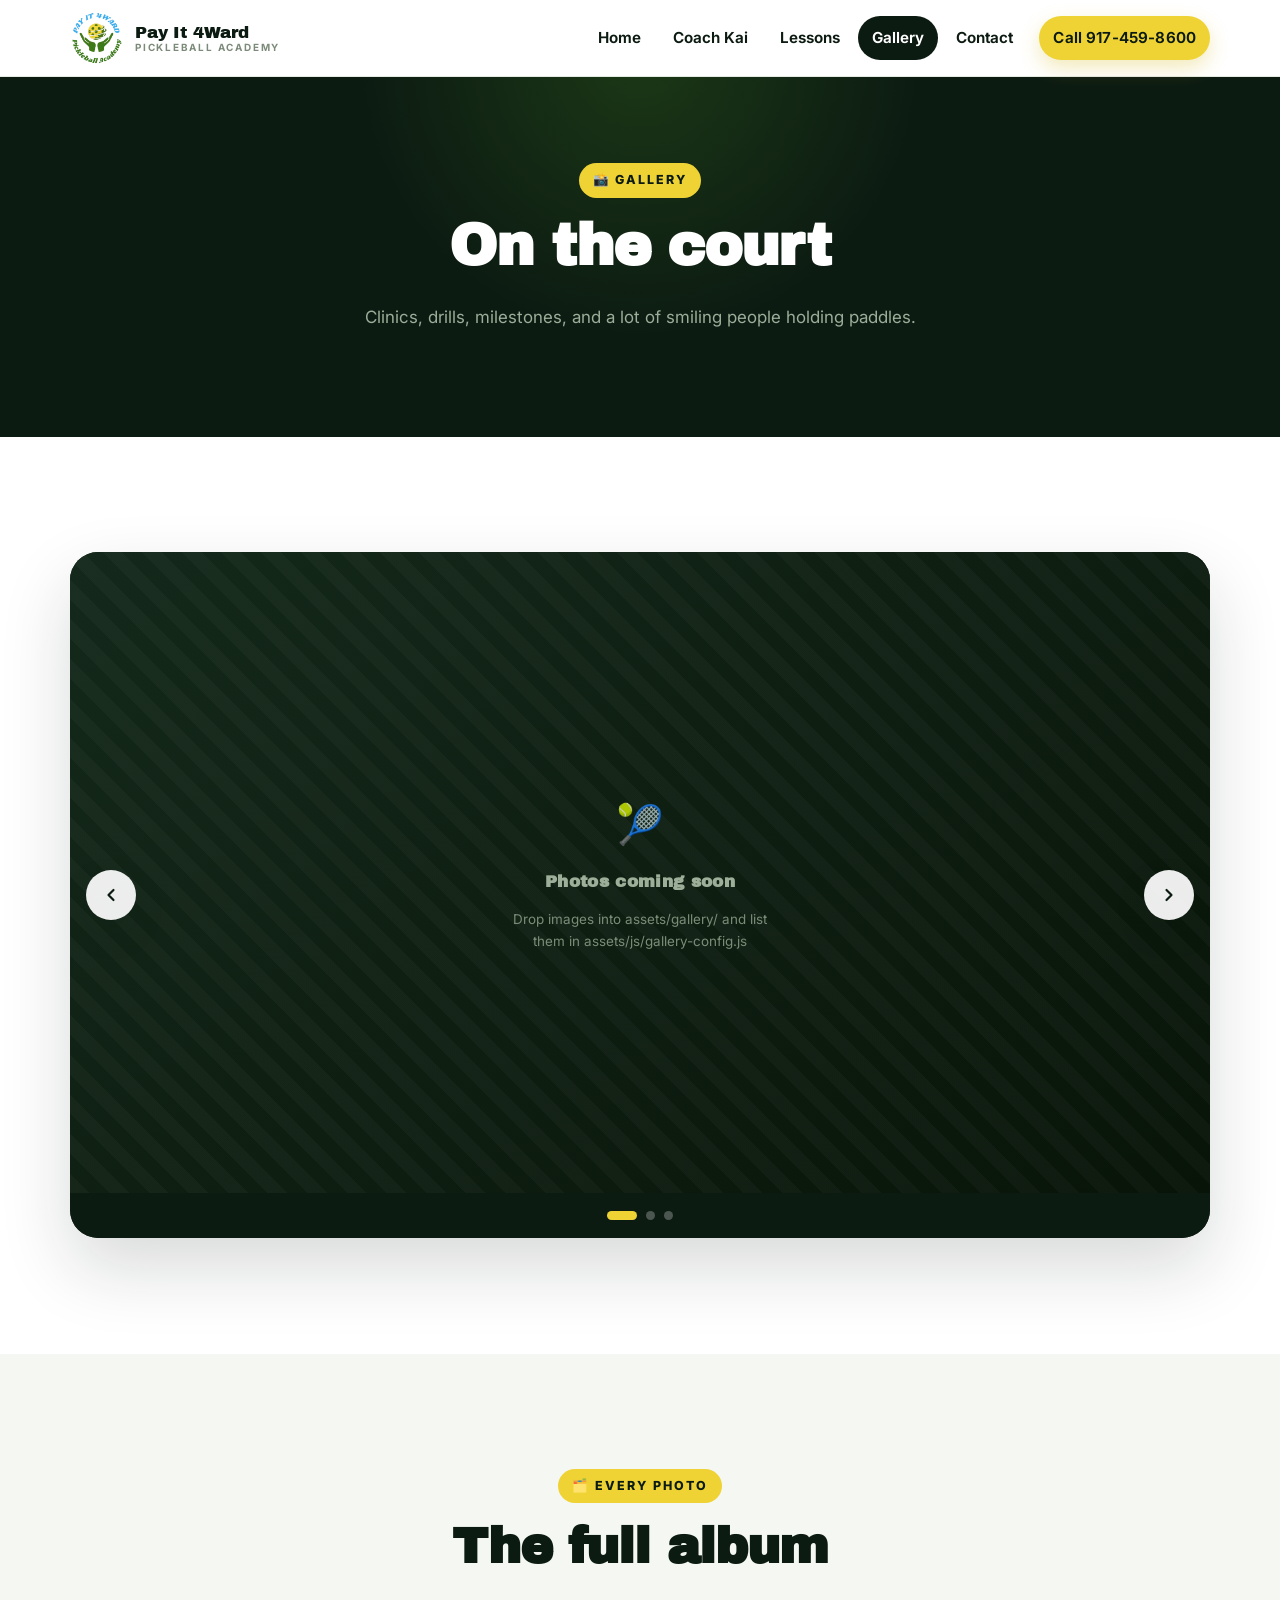
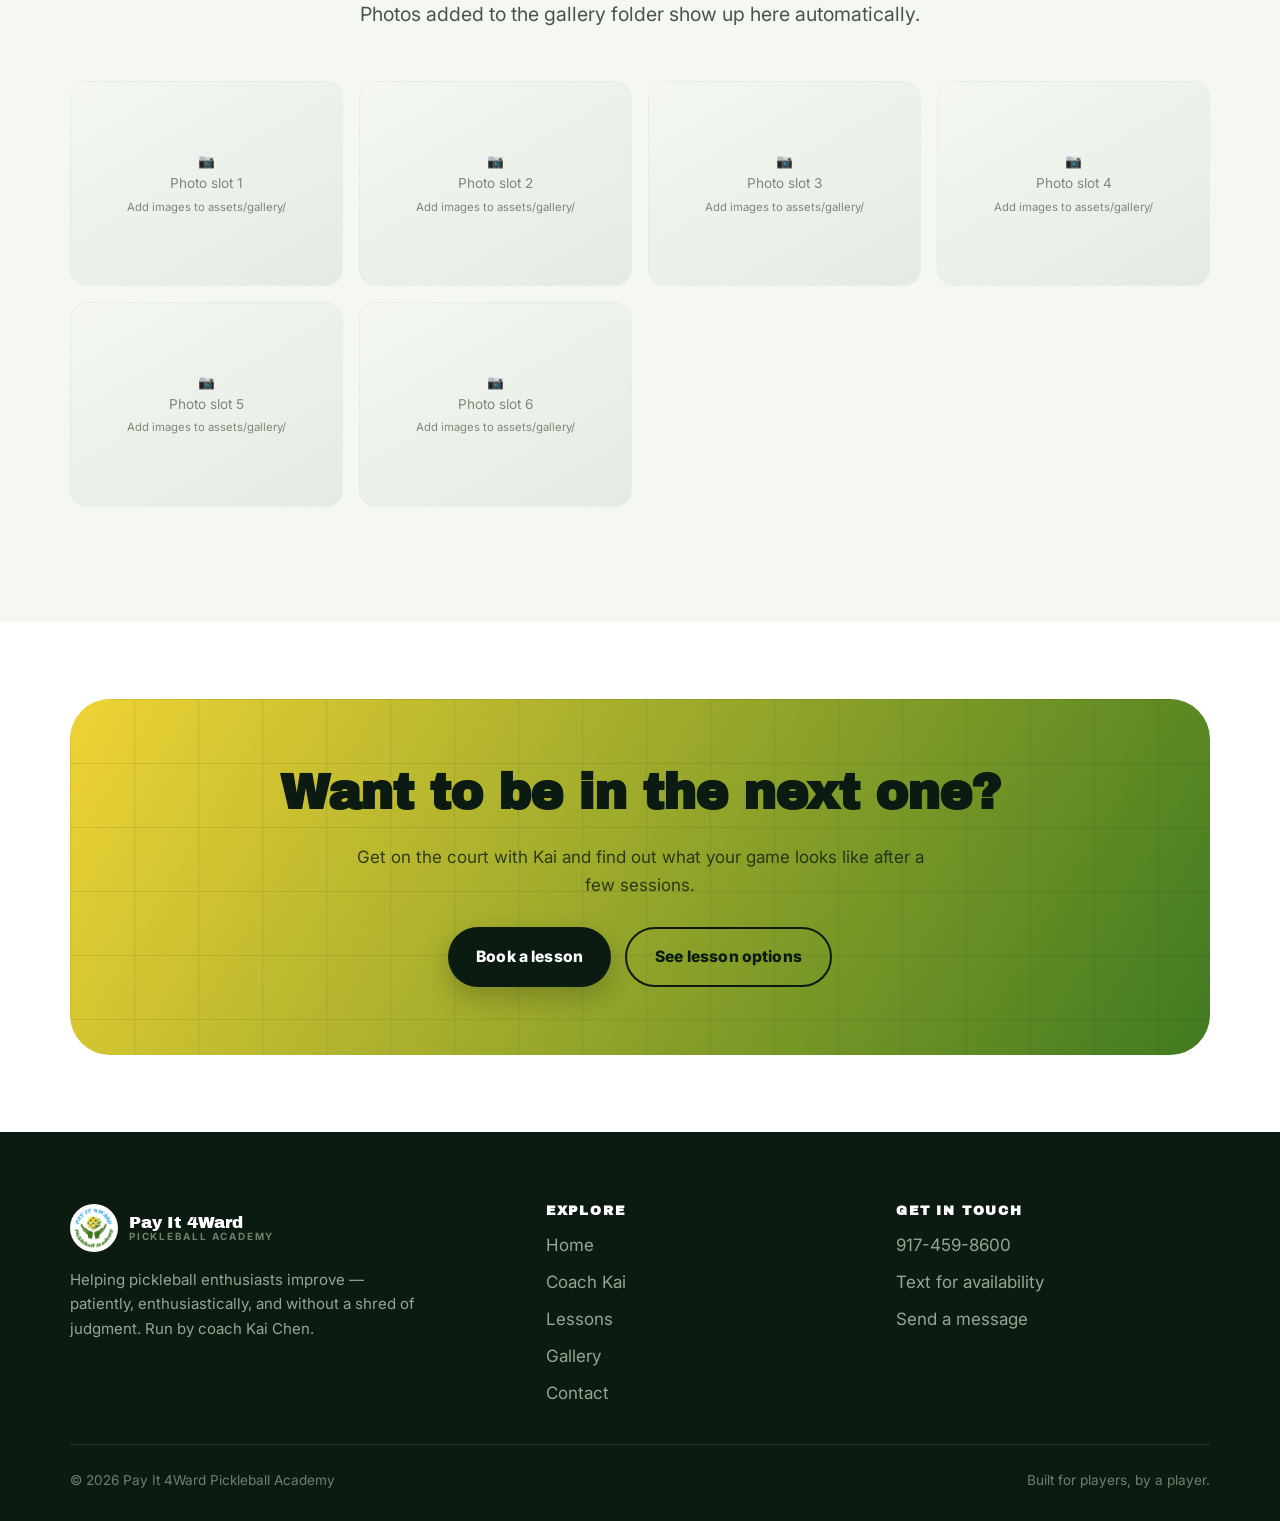
<file: gallery.html>
<!DOCTYPE html>
<html lang="en">
<head>
<meta charset="utf-8">
<meta name="viewport" content="width=device-width, initial-scale=1, viewport-fit=cover">
<title>Gallery — Pay It 4Ward Pickleball Academy</title>
<meta name="description" content="Photos from clinics, lessons, and student milestones at Pay It 4Ward Pickleball Academy.">
<meta name="theme-color" content="#0C1B12">

<meta property="og:type" content="website">
<meta property="og:title" content="Gallery — Pay It 4Ward Pickleball Academy">
<meta property="og:description" content="Photos from clinics, lessons, and student milestones at Pay It 4Ward Pickleball Academy.">
<meta property="og:image" content="assets/img/logo.png">

<link rel="icon" href="assets/img/logo.png" type="image/png">
<link rel="preconnect" href="https://fonts.googleapis.com">
<link rel="preconnect" href="https://fonts.gstatic.com" crossorigin>
<link href="https://fonts.googleapis.com/css2?family=Archivo+Black&family=Inter:wght@400;500;600;700;800&display=swap" rel="stylesheet">
<link rel="stylesheet" href="assets/css/styles.css">
</head>
<body>

<!-- ============================ PRELOADER ============================ -->
<div class="preloader" id="preloader" role="status" aria-label="Loading Pay It 4Ward">
  <div class="preloader__inner">
    <div class="preloader__card">
      <img class="preloader__logo" src="assets/img/logo.png" alt="Pay It 4Ward">
    </div>
    <div class="preloader__bar"></div>
    <div class="preloader__word">Pay It 4Ward</div>
  </div>
</div>

<!-- ============================= HEADER ============================== -->
<header class="site-header" id="siteHeader">
  <div class="wrap nav">
    <a class="brand" href="index.html">
      <img class="brand__logo" src="assets/img/logo.png" alt="Pay It 4Ward logo">
      <span class="brand__text">
        <span class="brand__name">Pay It 4Ward</span>
        <span class="brand__sub">Pickleball Academy</span>
      </span>
    </a>

    <button class="nav__toggle" id="navToggle" type="button"
            aria-expanded="false" aria-controls="navLinks" aria-label="Menu">
      <span></span>
    </button>

    <ul class="nav__links" id="navLinks">
      <li><a href="index.html">Home</a></li>
      <li><a href="about.html">Coach Kai</a></li>
      <li><a href="programs.html">Lessons</a></li>
      <li><a href="gallery.html">Gallery</a></li>
      <li><a href="contact.html">Contact</a></li>
      <li><a class="btn nav__cta" href="tel:+19174598600">Call 917-459-8600</a></li>
    </ul>
  </div>
</header>

<main>

<section class="pagehero">
  <div class="wrap">
    <span class="eyebrow">📸 Gallery</span>
    <h1>On the court</h1>
    <p>Clinics, drills, milestones, and a lot of smiling people holding paddles.</p>
  </div>
</section>

<section class="section">
  <div class="wrap">
    <div class="carousel reveal" id="carousel"
         role="region" aria-roledescription="carousel" aria-label="Academy photos">
      <div class="carousel__viewport">
        <div class="carousel__track"><!-- slides injected by JS --></div>
      </div>
      <button class="carousel__btn carousel__btn--prev" type="button" aria-label="Previous photo">
        <svg width="20" height="20" viewBox="0 0 24 24" fill="none" stroke="currentColor"
             stroke-width="2.6" stroke-linecap="round" stroke-linejoin="round" aria-hidden="true">
          <polyline points="15 18 9 12 15 6"/>
        </svg>
      </button>
      <button class="carousel__btn carousel__btn--next" type="button" aria-label="Next photo">
        <svg width="20" height="20" viewBox="0 0 24 24" fill="none" stroke="currentColor"
             stroke-width="2.6" stroke-linecap="round" stroke-linejoin="round" aria-hidden="true">
          <polyline points="9 18 15 12 9 6"/>
        </svg>
      </button>
      <div class="carousel__dots" role="tablist" aria-label="Choose photo"></div>
    </div>
  </div>
</section>

<section class="section section--soft">
  <div class="wrap">
    <div class="head head--center reveal">
      <span class="eyebrow">🗂️ Every photo</span>
      <h2>The full album</h2>
      <p class="lede">Photos added to the gallery folder show up here automatically.</p>
    </div>
    <div class="gallery-grid reveal" id="galleryGrid"><!-- injected by JS --></div>
  </div>
</section>

<section class="section section--tight">
  <div class="wrap">
    <div class="cta reveal">
      <h2>Want to be in the next one?</h2>
      <p>Get on the court with Kai and find out what your game looks like after a
         few sessions.</p>
      <div class="btn-row">
        <a class="btn" href="contact.html">Book a lesson</a>
        <a class="btn btn--ghost" href="programs.html">See lesson options</a>
      </div>
    </div>
  </div>
</section>

</main>

<!-- ============================= FOOTER ============================== -->
<footer class="site-footer">
  <div class="wrap">
    <div class="footer-grid">
      <div>
        <a class="brand" href="index.html" style="margin-bottom:16px">
          <img class="brand__logo" src="assets/img/logo.png" alt="">
          <span class="brand__text">
            <span class="brand__name">Pay It 4Ward</span>
            <span class="brand__sub">Pickleball Academy</span>
          </span>
        </a>
        <p>Helping pickleball enthusiasts improve &mdash; patiently, enthusiastically, and
           without a shred of judgment. Run by coach Kai Chen.</p>
      </div>

      <div>
        <h4>Explore</h4>
        <ul>
          <li><a href="index.html">Home</a></li>
          <li><a href="about.html">Coach Kai</a></li>
          <li><a href="programs.html">Lessons</a></li>
          <li><a href="gallery.html">Gallery</a></li>
          <li><a href="contact.html">Contact</a></li>
        </ul>
      </div>

      <div>
        <h4>Get in touch</h4>
        <ul>
          <li><a href="tel:+19174598600">917-459-8600</a></li>
          <li><a href="sms:+19174598600">Text for availability</a></li>
          <li><a href="contact.html">Send a message</a></li>
        </ul>
      </div>
    </div>

    <div class="footer-bottom">
      <span>&copy; <span data-year>2026</span> Pay It 4Ward Pickleball Academy</span>
      <span>Built for players, by a player.</span>
    </div>
  </div>
</footer>

<script src="assets/js/gallery-config.js"></script>
<script src="assets/js/main.js"></script>
</body>
</html>
</file>
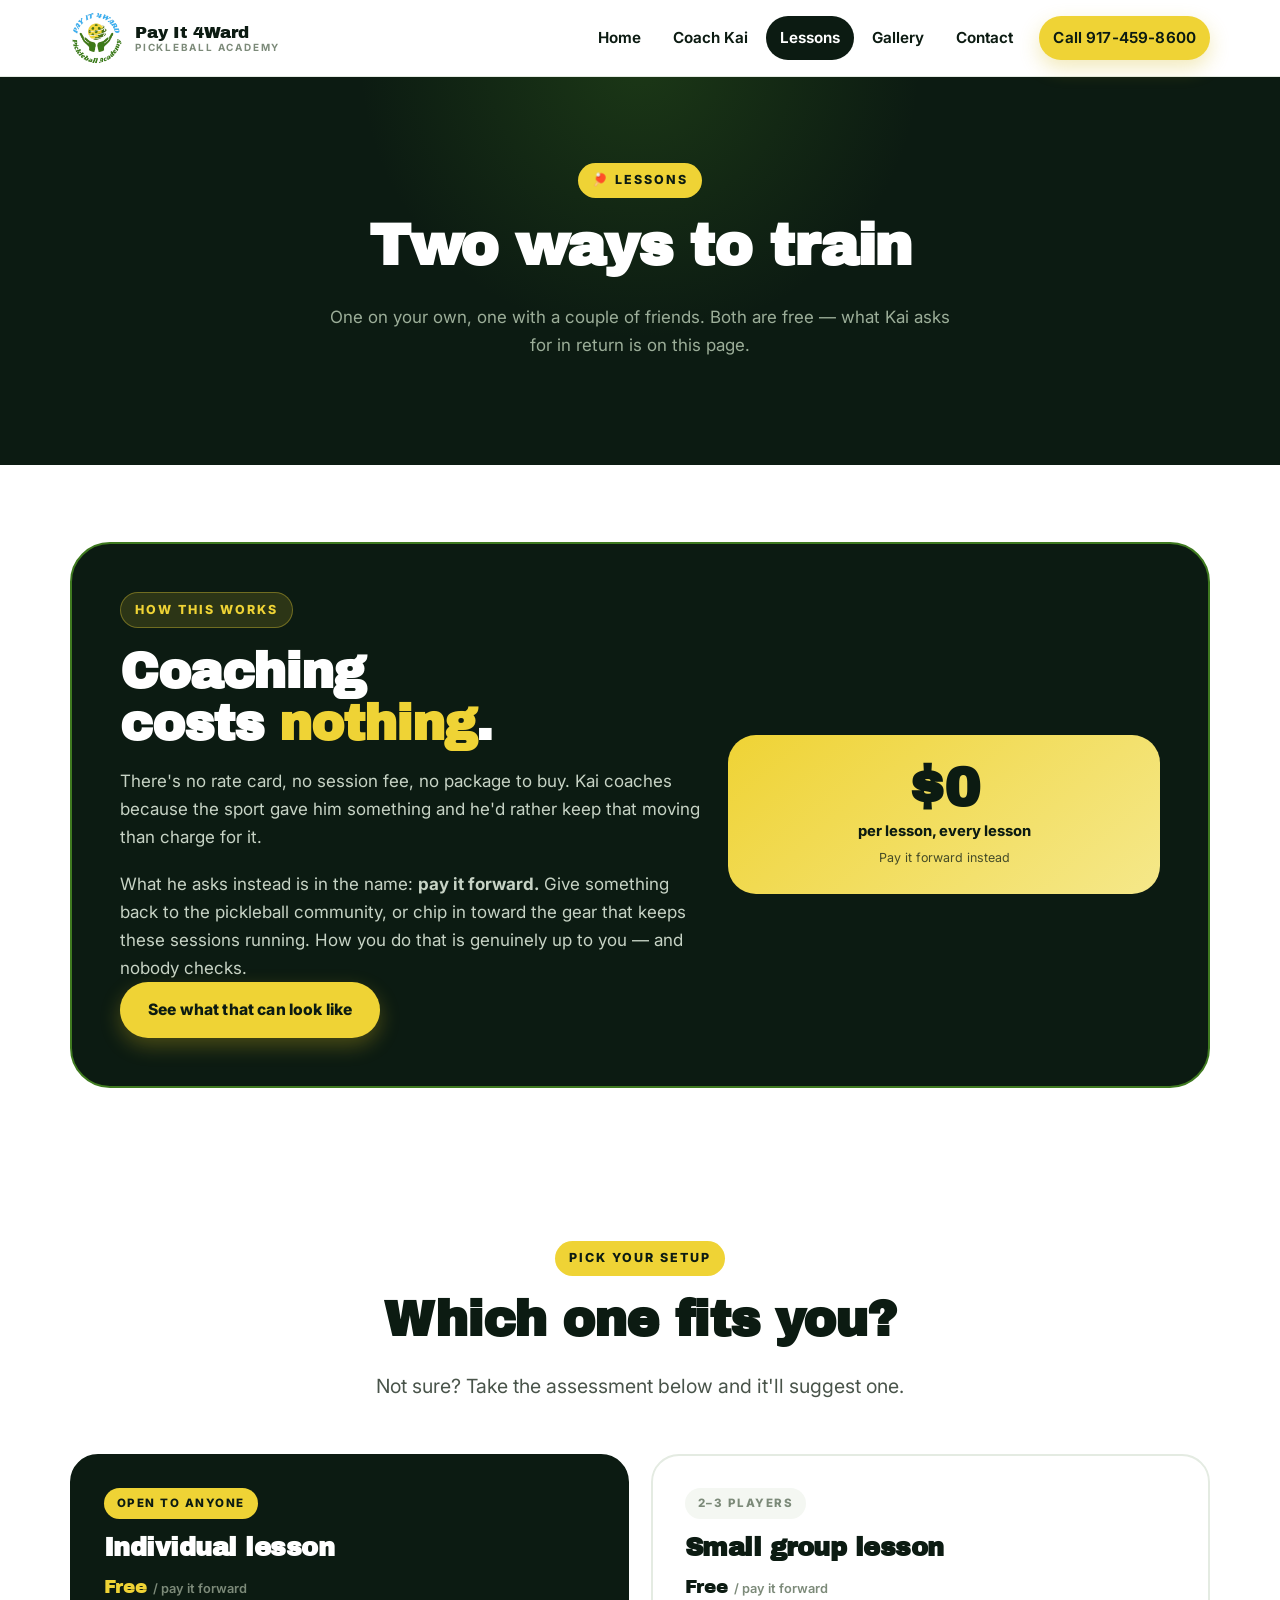
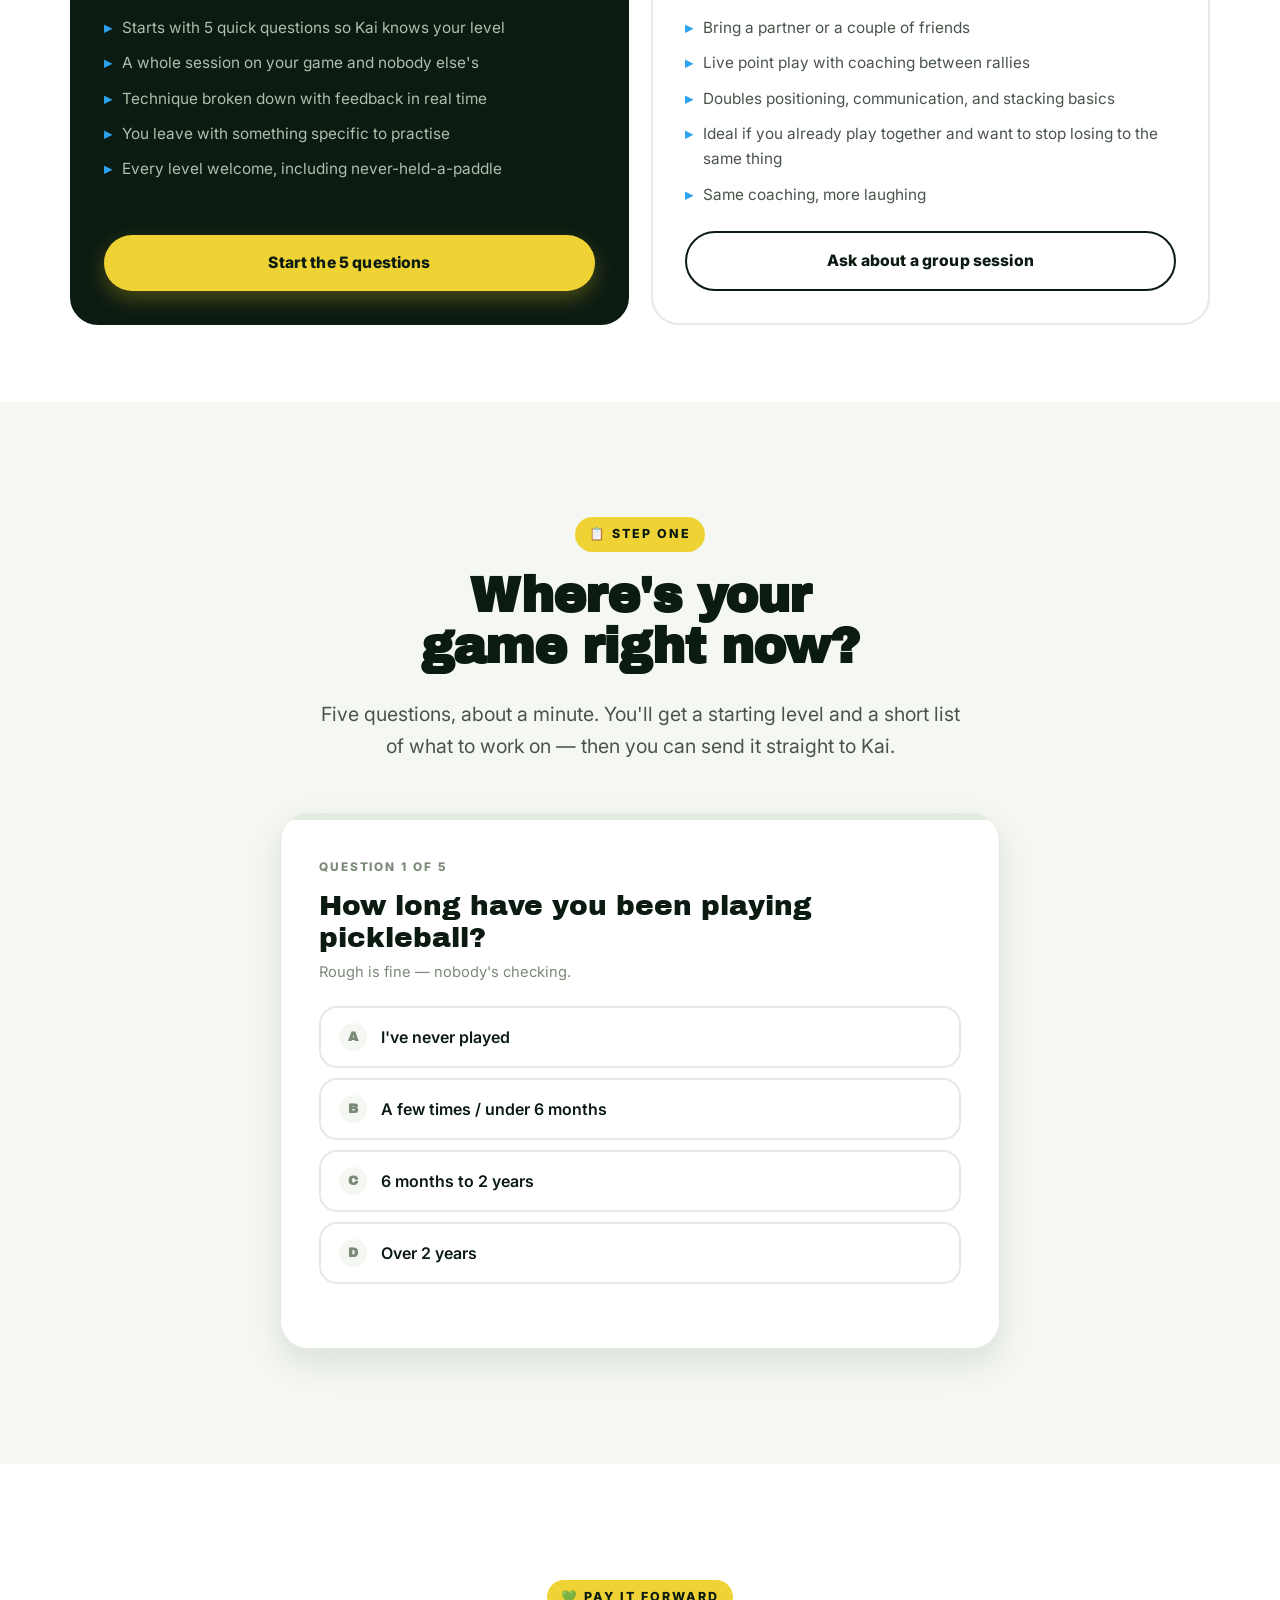
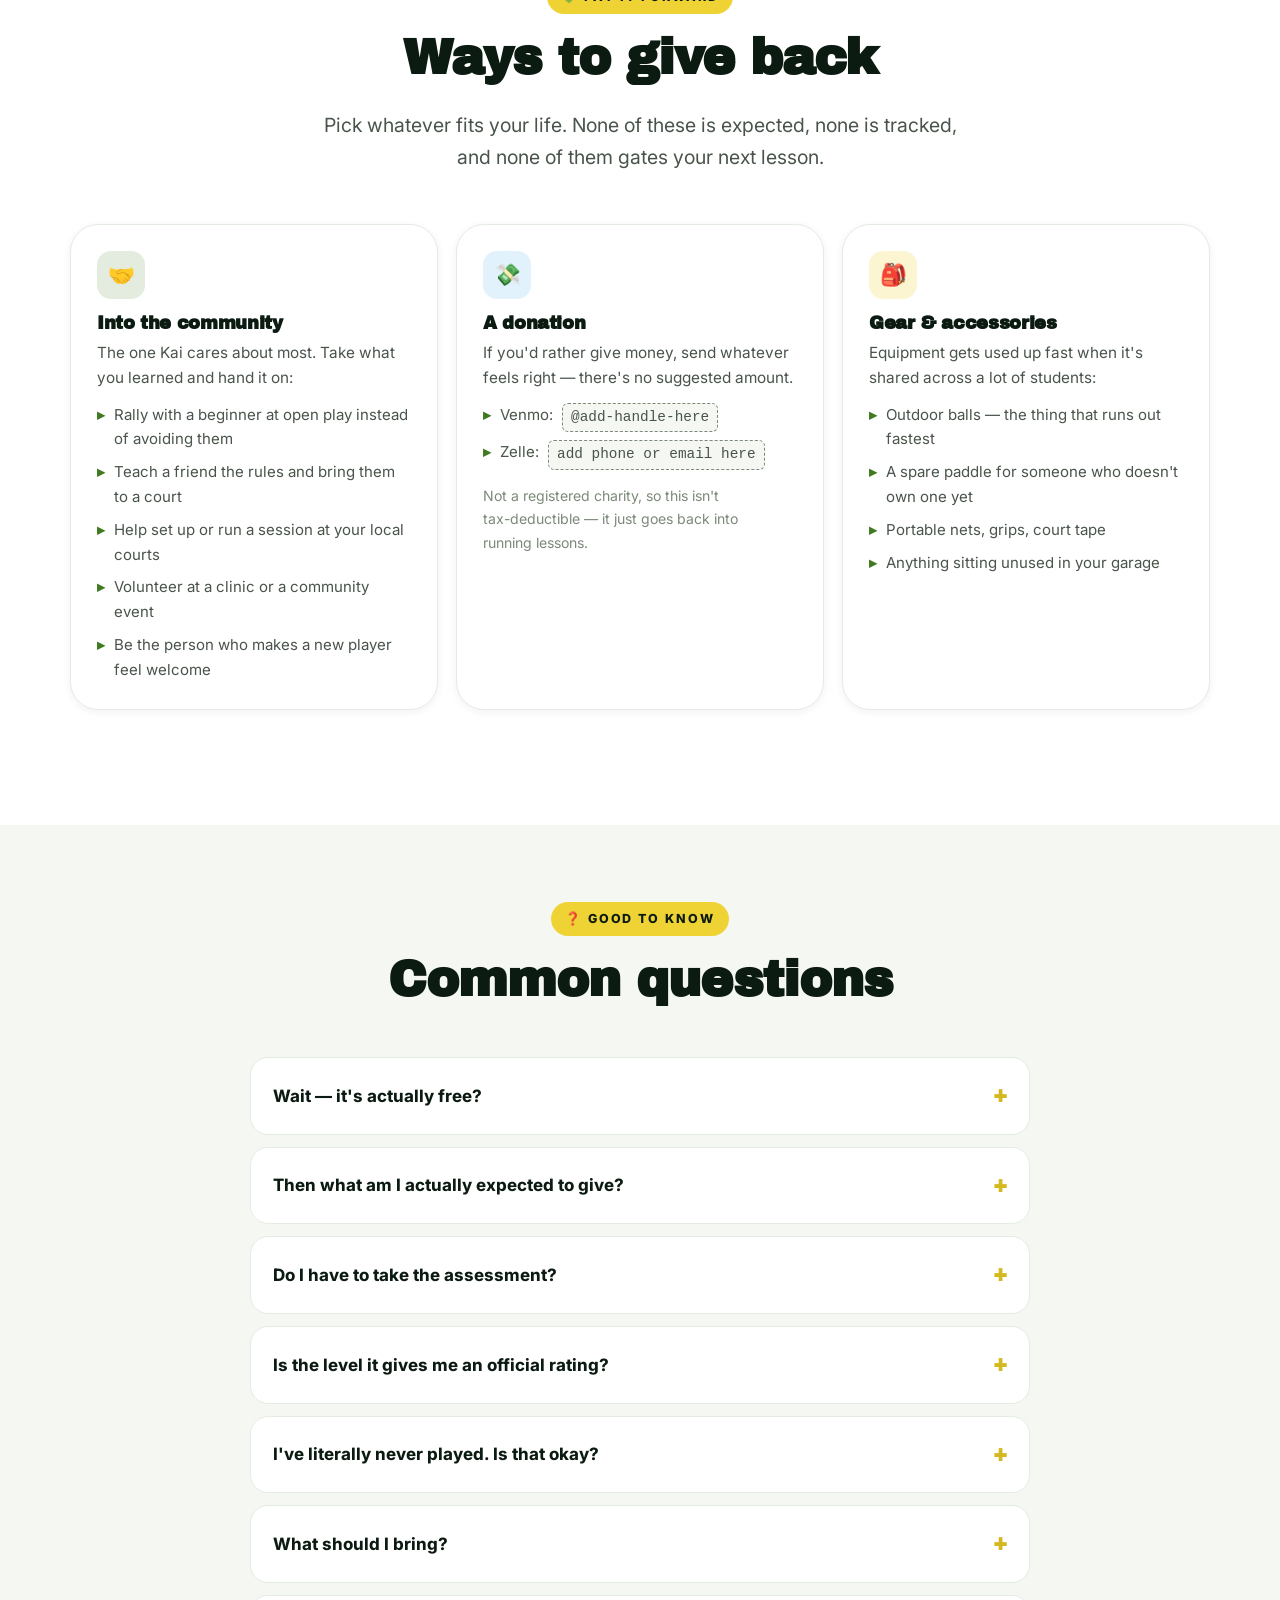
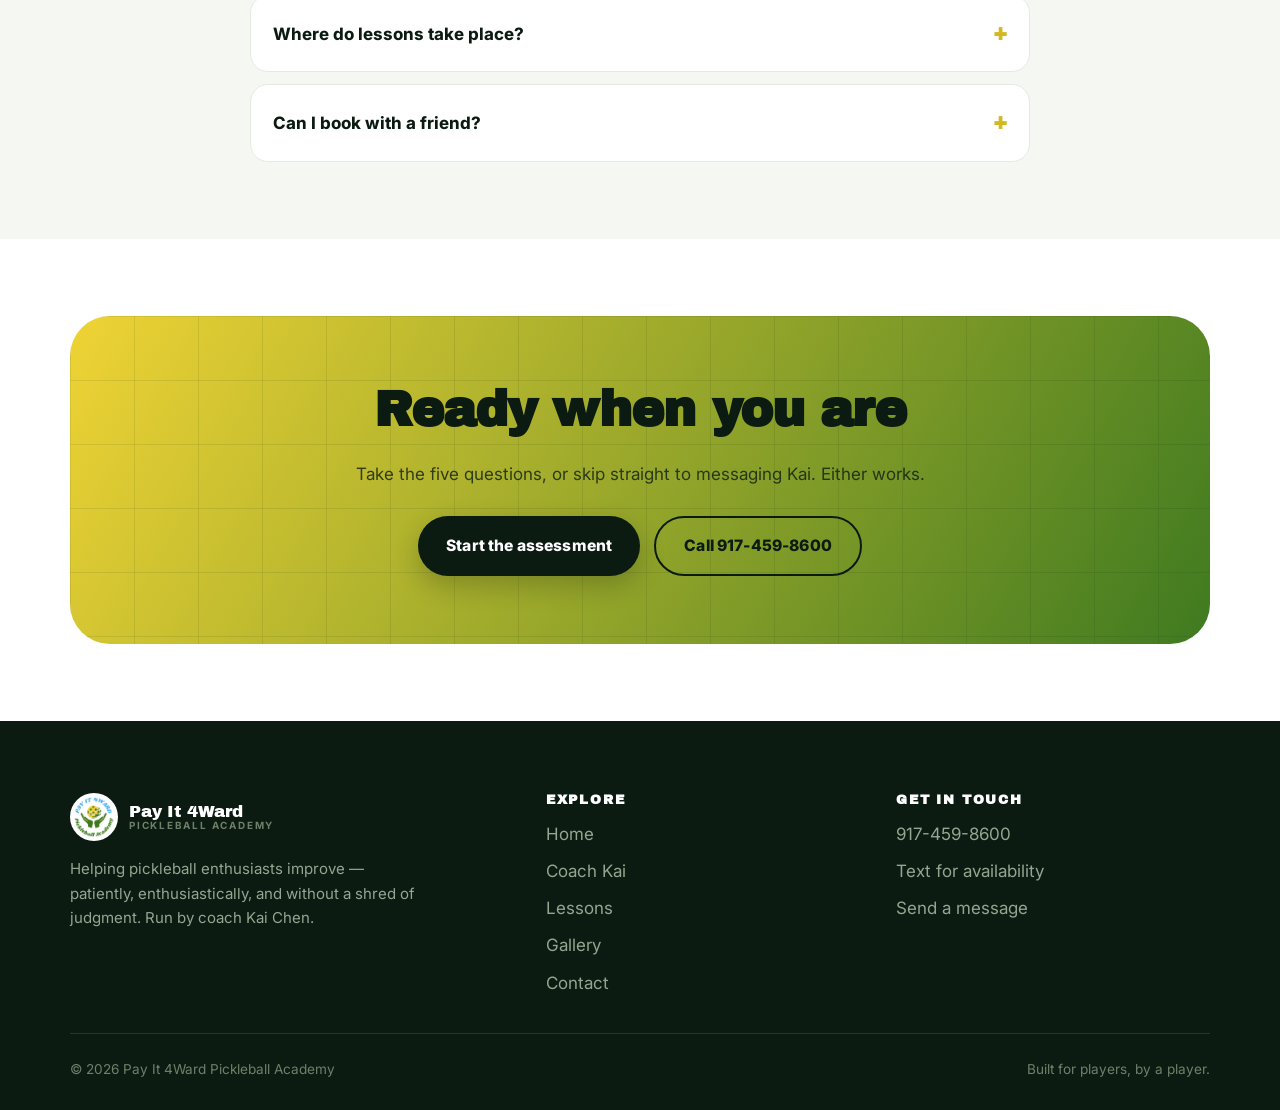
<file: programs.html>
<!DOCTYPE html>
<html lang="en">
<head>
<meta charset="utf-8">
<meta name="viewport" content="width=device-width, initial-scale=1, viewport-fit=cover">
<title>Lessons — Pay It 4Ward Pickleball Academy</title>
<meta name="description" content="Free pickleball coaching with Kai Chen: individual lessons and small group sessions. Take the 5-question self-assessment to find your starting level.">
<meta name="theme-color" content="#0C1B12">

<meta property="og:type" content="website">
<meta property="og:title" content="Lessons — Pay It 4Ward Pickleball Academy">
<meta property="og:description" content="Free pickleball coaching with Kai Chen: individual lessons and small group sessions. Take the 5-question self-assessment to find your starting level.">
<meta property="og:image" content="assets/img/logo.png">

<link rel="icon" href="assets/img/logo.png" type="image/png">
<link rel="preconnect" href="https://fonts.googleapis.com">
<link rel="preconnect" href="https://fonts.gstatic.com" crossorigin>
<link href="https://fonts.googleapis.com/css2?family=Archivo+Black&family=Inter:wght@400;500;600;700;800&display=swap" rel="stylesheet">
<link rel="stylesheet" href="assets/css/styles.css">
</head>
<body>

<!-- ============================ PRELOADER ============================ -->
<div class="preloader" id="preloader" role="status" aria-label="Loading Pay It 4Ward">
  <div class="preloader__inner">
    <div class="preloader__card">
      <img class="preloader__logo" src="assets/img/logo.png" alt="Pay It 4Ward">
    </div>
    <div class="preloader__bar"></div>
    <div class="preloader__word">Pay It 4Ward</div>
  </div>
</div>

<!-- ============================= HEADER ============================== -->
<header class="site-header" id="siteHeader">
  <div class="wrap nav">
    <a class="brand" href="index.html">
      <img class="brand__logo" src="assets/img/logo.png" alt="Pay It 4Ward logo">
      <span class="brand__text">
        <span class="brand__name">Pay It 4Ward</span>
        <span class="brand__sub">Pickleball Academy</span>
      </span>
    </a>

    <button class="nav__toggle" id="navToggle" type="button"
            aria-expanded="false" aria-controls="navLinks" aria-label="Menu">
      <span></span>
    </button>

    <ul class="nav__links" id="navLinks">
      <li><a href="index.html">Home</a></li>
      <li><a href="about.html">Coach Kai</a></li>
      <li><a href="programs.html">Lessons</a></li>
      <li><a href="gallery.html">Gallery</a></li>
      <li><a href="contact.html">Contact</a></li>
      <li><a class="btn nav__cta" href="tel:+19174598600">Call 917-459-8600</a></li>
    </ul>
  </div>
</header>

<main>

<section class="pagehero">
  <div class="wrap">
    <span class="eyebrow">🏓 Lessons</span>
    <h1>Two ways to train</h1>
    <p>One on your own, one with a couple of friends. Both are free &mdash;
       what Kai asks for in return is on this page.</p>
  </div>
</section>

<!-- ======================== FREE / PAY IT FORWARD ==================== -->
<section class="section section--tight">
  <div class="wrap">
    <div class="freebar reveal">
      <div>
        <span class="eyebrow eyebrow--ghost">How this works</span>
        <h2>Coaching costs <em>nothing</em>.</h2>
        <p>There's no rate card, no session fee, no package to buy. Kai coaches
           because the sport gave him something and he'd rather keep that moving
           than charge for it.</p>
        <p>What he asks instead is in the name: <strong>pay it forward.</strong>
           Give something back to the pickleball community, or chip in toward the
           gear that keeps these sessions running. How you do that is genuinely
           up to you &mdash; and nobody checks.</p>
        <a class="btn" href="#giveback">See what that can look like</a>
      </div>
      <div class="freebar__price">
        <b>$0</b>
        <span>per lesson, every lesson</span>
        <small>Pay it forward instead</small>
      </div>
    </div>
  </div>
</section>

<!-- ============================ THE TWO OPTIONS ====================== -->
<section class="section section--tight">
  <div class="wrap">
    <div class="head head--center reveal">
      <span class="eyebrow">Pick your setup</span>
      <h2>Which one fits you?</h2>
      <p class="lede">Not sure? Take the assessment below and it'll suggest one.</p>
    </div>

    <div class="grid grid--programs">

      <div class="program program--featured reveal">
        <span class="program__pill">Open to anyone</span>
        <h3>Individual lesson</h3>
        <div class="program__price">Free <small>/ pay it forward</small></div>
        <ul>
          <li>Starts with 5 quick questions so Kai knows your level</li>
          <li>A whole session on your game and nobody else's</li>
          <li>Technique broken down with feedback in real time</li>
          <li>You leave with something specific to practise</li>
          <li>Every level welcome, including never-held-a-paddle</li>
        </ul>
        <a class="btn" href="#assess">Start the 5 questions</a>
      </div>

      <div class="program reveal">
        <span class="program__pill">2&ndash;3 players</span>
        <h3>Small group lesson</h3>
        <div class="program__price">Free <small>/ pay it forward</small></div>
        <ul>
          <li>Bring a partner or a couple of friends</li>
          <li>Live point play with coaching between rallies</li>
          <li>Doubles positioning, communication, and stacking basics</li>
          <li>Ideal if you already play together and want to stop losing to the same thing</li>
          <li>Same coaching, more laughing</li>
        </ul>
        <a class="btn btn--ghost" href="contact.html">Ask about a group session</a>
      </div>

    </div>
  </div>
</section>

<!-- ============================== THE QUIZ =========================== -->
<section class="section section--soft" id="assess">
  <div class="wrap">
    <div class="head head--center reveal">
      <span class="eyebrow">📋 Step one</span>
      <h2>Where's your game right now?</h2>
      <p class="lede">Five questions, about a minute. You'll get a starting level
         and a short list of what to work on &mdash; then you can send it straight
         to Kai.</p>
    </div>

    <div class="quiz reveal" id="quiz">
      <div class="quiz__bar"><span id="quizBar"></span></div>
      <div class="quiz__body" id="quizBody">
        <p class="quiz__count">Loading&hellip;</p>
        <p class="quiz__q">Just a moment.</p>
        <p class="quiz__help">If this doesn't load, JavaScript may be turned off &mdash;
           you can always just <a href="contact.html">message Kai directly</a>.</p>
      </div>
      <div class="quiz__result" id="quizResult" hidden></div>
    </div>
  </div>
</section>

<!-- =========================== WAYS TO GIVE BACK ===================== -->
<section class="section" id="giveback">
  <div class="wrap">
    <div class="head head--center reveal">
      <span class="eyebrow">💚 Pay it forward</span>
      <h2>Ways to give back</h2>
      <p class="lede">Pick whatever fits your life. None of these is expected,
         none is tracked, and none of them gates your next lesson.</p>
    </div>

    <div class="give">

      <div class="give__card reveal">
        <div class="give__icon" aria-hidden="true">🤝</div>
        <h3>Into the community</h3>
        <p>The one Kai cares about most. Take what you learned and hand it on:</p>
        <ul>
          <li>Rally with a beginner at open play instead of avoiding them</li>
          <li>Teach a friend the rules and bring them to a court</li>
          <li>Help set up or run a session at your local courts</li>
          <li>Volunteer at a clinic or a community event</li>
          <li>Be the person who makes a new player feel welcome</li>
        </ul>
      </div>

      <div class="give__card reveal">
        <div class="give__icon give__icon--blue" aria-hidden="true">💸</div>
        <h3>A donation</h3>
        <p>If you'd rather give money, send whatever feels right &mdash; there's no
           suggested amount.</p>
        <ul>
          <li>Venmo: <span class="handle">@add-handle-here</span></li>
          <li>Zelle: <span class="handle">add phone or email here</span></li>
        </ul>
        <p style="margin-top:14px;font-size:.88rem;color:var(--muted)">
          Not a registered charity, so this isn't tax-deductible &mdash; it just
          goes back into running lessons.</p>
      </div>

      <div class="give__card reveal">
        <div class="give__icon give__icon--yellow" aria-hidden="true">🎒</div>
        <h3>Gear &amp; accessories</h3>
        <p>Equipment gets used up fast when it's shared across a lot of students:</p>
        <ul>
          <li>Outdoor balls &mdash; the thing that runs out fastest</li>
          <li>A spare paddle for someone who doesn't own one yet</li>
          <li>Portable nets, grips, court tape</li>
          <li>Anything sitting unused in your garage</li>
        </ul>
      </div>

    </div>
  </div>
</section>

<!-- =============================== FAQ =============================== -->
<section class="section section--soft section--tight">
  <div class="wrap">
    <div class="head head--center reveal">
      <span class="eyebrow">❓ Good to know</span>
      <h2>Common questions</h2>
    </div>
    <div class="faq reveal">
      <details>
        <summary>Wait &mdash; it's actually free?</summary>
        <p>Yes. No session fee, no package, no card on file. Kai isn't running this
           as a business.</p>
      </details>
      <details>
        <summary>Then what am I actually expected to give?</summary>
        <p>Something back to the sport, in whatever form suits you &mdash; time,
           help, gear, or money. The section above lists ideas. Nobody keeps score,
           and there's no minimum. The one thing Kai asks is that you don't just
           take and disappear.</p>
      </details>
      <details>
        <summary>Do I have to take the assessment?</summary>
        <p>For an individual lesson it's how Kai figures out where to start, so it
           saves everyone time. It's five multiple-choice questions and nothing is
           sent anywhere until you hit send on the contact form. If you'd rather
           skip it, just message him and say so.</p>
      </details>
      <details>
        <summary>Is the level it gives me an official rating?</summary>
        <p>No. Real ratings like DUPR or a USA Pickleball rating come from played
           matches. This is a self-assessment that puts you in a rough band so the
           first lesson starts in the right place &mdash; Kai adjusts it once he
           sees you play.</p>
      </details>
      <details>
        <summary>I've literally never played. Is that okay?</summary>
        <p>Completely. Answer the first question honestly and the whole lesson gets
           built around that. You'll learn the rules, how to score, what the kitchen
           is, and you'll be rallying by the end.</p>
      </details>
      <details>
        <summary>What should I bring?</summary>
        <p>Court shoes, water, comfortable clothes. If you don't own a paddle yet,
           say so when you book and Kai will bring a loaner.</p>
      </details>
      <details>
        <summary>Where do lessons take place?</summary>
        <p>It depends on court availability and where you're based. Message Kai and
           he'll sort out the most convenient spot.</p>
      </details>
      <details>
        <summary>Can I book with a friend?</summary>
        <p>That's exactly what the small group option is for &mdash; two or three
           players, same session.</p>
      </details>
    </div>
  </div>
</section>

<section class="section section--tight">
  <div class="wrap">
    <div class="cta reveal">
      <h2>Ready when you are</h2>
      <p>Take the five questions, or skip straight to messaging Kai. Either works.</p>
      <div class="btn-row">
        <a class="btn" href="#assess">Start the assessment</a>
        <a class="btn btn--ghost" href="tel:+19174598600">Call 917-459-8600</a>
      </div>
    </div>
  </div>
</section>
</main>

<!-- ============================= FOOTER ============================== -->
<footer class="site-footer">
  <div class="wrap">
    <div class="footer-grid">
      <div>
        <a class="brand" href="index.html" style="margin-bottom:16px">
          <img class="brand__logo" src="assets/img/logo.png" alt="">
          <span class="brand__text">
            <span class="brand__name">Pay It 4Ward</span>
            <span class="brand__sub">Pickleball Academy</span>
          </span>
        </a>
        <p>Helping pickleball enthusiasts improve &mdash; patiently, enthusiastically, and
           without a shred of judgment. Run by coach Kai Chen.</p>
      </div>

      <div>
        <h4>Explore</h4>
        <ul>
          <li><a href="index.html">Home</a></li>
          <li><a href="about.html">Coach Kai</a></li>
          <li><a href="programs.html">Lessons</a></li>
          <li><a href="gallery.html">Gallery</a></li>
          <li><a href="contact.html">Contact</a></li>
        </ul>
      </div>

      <div>
        <h4>Get in touch</h4>
        <ul>
          <li><a href="tel:+19174598600">917-459-8600</a></li>
          <li><a href="sms:+19174598600">Text for availability</a></li>
          <li><a href="contact.html">Send a message</a></li>
        </ul>
      </div>
    </div>

    <div class="footer-bottom">
      <span>&copy; <span data-year>2026</span> Pay It 4Ward Pickleball Academy</span>
      <span>Built for players, by a player.</span>
    </div>
  </div>
</footer>

<script src="assets/js/gallery-config.js"></script>
<script src="assets/js/quiz-config.js"></script>
<script src="assets/js/main.js"></script>
</body>
</html>
</file>
<file: assets/css/styles.css>
/* ==========================================================================
   Pay It 4Ward Pickleball Academy — shared stylesheet
   Aesthetic: modern, fun, lively sports-center energy
   ========================================================================== */

/* ---------- Design tokens ------------------------------------------------ */
:root {
  /* Brand palette */
  --ink:        #0C1B12;   /* deep court green-black */
  --ink-2:      #14291B;   /* raised surface   */
  --ink-3:      #1F3B28;   /* borders on dark  */
  --lime:       #EFD335;   /* ball yellow (logo) */
  --lime-deep:  #D4B81F;
  --coral:      #2BA3EE;   /* sky blue (logo)    */
  --teal:       #3F7A20;   /* forest green (logo) */
  --sun:        #EFB700;

  --paper:      #FFFFFF;
  --paper-2:    #F4F7F2;
  --paper-3:    #E4EBE2;
  --body:       #49544A;
  --muted:      #7C8A79;

  /* Type */
  --font-display: "Archivo Black", "Arial Black", Impact, system-ui, sans-serif;
  --font-body: "Inter", -apple-system, BlinkMacSystemFont, "Segoe UI", Roboto,
               Helvetica, Arial, sans-serif;

  /* Shape & motion */
  --r-sm: 10px;
  --r-md: 18px;
  --r-lg: 28px;
  --r-xl: 40px;
  --shadow-sm: 0 2px 8px rgba(12, 27, 18, .06);
  --shadow-md: 0 14px 34px rgba(12, 27, 18, .10);
  --shadow-lg: 0 30px 70px rgba(12, 27, 18, .16);
  --ease: cubic-bezier(.2, .7, .3, 1);

  --maxw: 1180px;
  --nav-h: 76px;
}

/* ---------- Reset -------------------------------------------------------- */
*, *::before, *::after { box-sizing: border-box; }

html {
  scroll-behavior: smooth;
  scroll-padding-top: calc(var(--nav-h) + 16px);
  -webkit-text-size-adjust: 100%;
}

body {
  margin: 0;
  font-family: var(--font-body);
  font-size: 17px;
  line-height: 1.65;
  color: var(--body);
  background: var(--paper);
  overflow-x: hidden;
}

img, svg, video { max-width: 100%; display: block; }
a { color: inherit; }
button { font: inherit; cursor: pointer; }
[hidden] { display: none !important; }

h1, h2, h3, h4 {
  font-family: var(--font-display);
  color: var(--ink);
  line-height: 1.04;
  letter-spacing: -.02em;
  margin: 0 0 .5em;
  text-wrap: balance;
}
h1 { font-size: clamp(2.6rem, 7vw, 4.6rem); }
h2 { font-size: clamp(2rem, 4.6vw, 3.1rem); }
h3 { font-size: clamp(1.25rem, 2.4vw, 1.6rem); }
p  { margin: 0 0 1.1em; text-wrap: pretty; }

::selection { background: var(--lime); color: var(--ink); }

/* ---------- Layout helpers ---------------------------------------------- */
.wrap {
  width: 100%;
  max-width: var(--maxw);
  margin-inline: auto;
  padding-inline: 20px;
}

.section { padding-block: clamp(64px, 9vw, 116px); }
.section--tight { padding-block: clamp(48px, 6vw, 80px); }
.section--dark { background: var(--ink); color: #C7D3C5; }
.section--dark h2, .section--dark h3 { color: #fff; }
.section--soft { background: var(--paper-2); }

.center { text-align: center; }
.stack > * + * { margin-top: 1rem; }

.eyebrow {
  display: inline-flex;
  align-items: center;
  gap: 8px;
  font-size: .78rem;
  font-weight: 800;
  letter-spacing: .16em;
  text-transform: uppercase;
  color: var(--ink);
  background: var(--lime);
  padding: 7px 14px;
  border-radius: 999px;
  margin-bottom: 18px;
}
.eyebrow--ghost {
  background: rgba(239, 211, 53, .14);
  color: var(--lime);
  border: 1px solid rgba(239, 211, 53, .35);
}

.lede { font-size: clamp(1.05rem, 1.7vw, 1.22rem); color: var(--body); }
.section--dark .lede { color: #9CAE99; }

/* ---------- Buttons ------------------------------------------------------ */
.btn {
  --btn-bg: var(--lime);
  --btn-fg: var(--ink);
  display: inline-flex;
  align-items: center;
  justify-content: center;
  gap: 10px;
  padding: 15px 28px;
  border: 0;
  border-radius: 999px;
  background: var(--btn-bg);
  color: var(--btn-fg);
  font-weight: 800;
  font-size: .98rem;
  letter-spacing: .01em;
  text-decoration: none;
  white-space: nowrap;
  transition: transform .18s var(--ease), box-shadow .18s var(--ease),
              background .18s var(--ease);
  box-shadow: 0 8px 20px rgba(212, 184, 31, .3);
}
.btn:hover { transform: translateY(-3px); box-shadow: 0 14px 30px rgba(212, 184, 31, .42); }
.btn:active { transform: translateY(-1px); }
.btn:focus-visible { outline: 3px solid var(--teal); outline-offset: 3px; }

.btn--coral {
  --btn-bg: var(--coral); --btn-fg: #fff;
  box-shadow: 0 8px 20px rgba(43, 163, 238, .32);
}
.btn--coral:hover { box-shadow: 0 14px 30px rgba(43, 163, 238, .45); }

.btn--ghost {
  --btn-bg: transparent; --btn-fg: var(--ink);
  border: 2px solid var(--ink);
  box-shadow: none;
}
.btn--ghost:hover { background: var(--ink); color: #fff; box-shadow: var(--shadow-md); }

/* Ghost buttons sitting on any dark surface */
.section--dark .btn--ghost,
.hero .btn--ghost,
.pagehero .btn--ghost {
  --btn-fg: #fff;
  border-color: rgba(255, 255, 255, .38);
}
.section--dark .btn--ghost:hover,
.hero .btn--ghost:hover,
.pagehero .btn--ghost:hover { background: #fff; color: var(--ink); }

.btn-row { display: flex; flex-wrap: wrap; gap: 14px; }

/* ==========================================================================
   Preloader — logo splash on every page load
   ========================================================================== */
.preloader {
  position: fixed;
  inset: 0;
  z-index: 9999;
  display: grid;
  place-items: center;
  background: var(--ink);
  transition: opacity .5s var(--ease), visibility .5s var(--ease);
}
.preloader__inner { display: grid; justify-items: center; gap: 22px; }

/* White card behind the logo so any uploaded logo — light or dark — reads
   cleanly against the navy splash background. */
.preloader__card {
  display: grid;
  place-items: center;
  padding: 26px 30px;
  border-radius: var(--r-lg);
  background: #fff;
  box-shadow: 0 30px 70px rgba(0, 0, 0, .45);
  animation: pop-in .7s var(--ease) both;
}
.preloader__logo {
  width: clamp(96px, 20vw, 128px);
  height: auto;
}
.preloader__bar {
  width: 168px;
  height: 5px;
  border-radius: 999px;
  background: rgba(255, 255, 255, .13);
  overflow: hidden;
}
.preloader__bar::after {
  content: "";
  display: block;
  height: 100%;
  width: 40%;
  border-radius: 999px;
  background: linear-gradient(90deg, var(--teal), var(--lime));
  animation: slide-bar 1.1s var(--ease) infinite;
}
.preloader__word {
  font-family: var(--font-display);
  font-size: .72rem;
  letter-spacing: .34em;
  text-transform: uppercase;
  color: rgba(255, 255, 255, .5);
}
.preloader.is-done { opacity: 0; visibility: hidden; }

@keyframes pop-in {
  from { opacity: 0; transform: scale(.82) translateY(14px); }
  to   { opacity: 1; transform: none; }
}
@keyframes slide-bar {
  0%   { transform: translateX(-110%); }
  100% { transform: translateX(360%); }
}

/* ==========================================================================
   Header / navigation
   ========================================================================== */
.site-header {
  position: sticky;
  top: 0;
  z-index: 900;
  background: rgba(255, 255, 255, .88);
  backdrop-filter: saturate(160%) blur(14px);
  -webkit-backdrop-filter: saturate(160%) blur(14px);
  border-bottom: 1px solid var(--paper-3);
  transition: box-shadow .25s var(--ease);
}
.site-header.is-stuck { box-shadow: var(--shadow-sm); }

.nav {
  display: flex;
  align-items: center;
  gap: 18px;
  height: var(--nav-h);
}

/* Logo, top-left */
.brand {
  display: inline-flex;
  align-items: center;
  gap: 11px;
  text-decoration: none;
  margin-right: auto;
  flex-shrink: 0;
}
.brand__logo { height: 54px; width: auto; }
.brand__text { display: grid; line-height: 1.05; }
.brand__name {
  font-family: var(--font-display);
  font-size: 1.05rem;
  color: var(--ink);
  letter-spacing: -.01em;
}
.brand__sub {
  font-size: .62rem;
  font-weight: 700;
  letter-spacing: .18em;
  text-transform: uppercase;
  color: var(--muted);
}

.nav__links {
  display: flex;
  align-items: center;
  gap: 4px;
  list-style: none;
  margin: 0;
  padding: 0;
}
.nav__links a {
  display: block;
  padding: 9px 14px;
  border-radius: 999px;
  font-weight: 650;
  font-size: .95rem;
  color: var(--ink);
  text-decoration: none;
  transition: background .18s var(--ease), color .18s var(--ease);
}
.nav__links a:hover { background: var(--paper-2); }
.nav__links a[aria-current="page"] { background: var(--ink); color: #fff; }

.nav__cta { margin-left: 8px; padding: 12px 22px; }

.nav__toggle {
  display: none;
  width: 46px;
  height: 46px;
  border: 1px solid var(--paper-3);
  border-radius: 14px;
  background: #fff;
  align-items: center;
  justify-content: center;
}
.nav__toggle span {
  display: block;
  position: relative;
  width: 20px;
  height: 2px;
  background: var(--ink);
  border-radius: 2px;
  transition: background .2s var(--ease);
}
.nav__toggle span::before,
.nav__toggle span::after {
  content: "";
  position: absolute;
  left: 0;
  width: 20px;
  height: 2px;
  background: var(--ink);
  border-radius: 2px;
  transition: transform .25s var(--ease);
}
.nav__toggle span::before { top: -6px; }
.nav__toggle span::after  { top: 6px; }
.nav__toggle[aria-expanded="true"] span { background: transparent; }
.nav__toggle[aria-expanded="true"] span::before { transform: translateY(6px) rotate(45deg); }
.nav__toggle[aria-expanded="true"] span::after  { transform: translateY(-6px) rotate(-45deg); }

@media (max-width: 900px) {
  .nav__toggle { display: inline-flex; }
  .nav__links {
    position: absolute;
    top: var(--nav-h);
    left: 0;
    right: 0;
    flex-direction: column;
    align-items: stretch;
    gap: 4px;
    padding: 14px 20px 22px;
    background: #fff;
    border-bottom: 1px solid var(--paper-3);
    box-shadow: var(--shadow-md);
    transform: translateY(-8px);
    opacity: 0;
    pointer-events: none;
    transition: opacity .22s var(--ease), transform .22s var(--ease);
  }
  .nav__links.is-open { opacity: 1; transform: none; pointer-events: auto; }
  .nav__links a { padding: 13px 16px; border-radius: var(--r-sm); }
  .nav__cta { margin: 8px 0 0; }
}

/* ==========================================================================
   Hero
   ========================================================================== */
.hero {
  position: relative;
  background: var(--ink);
  color: #C7D3C5;
  overflow: hidden;
  padding-block: clamp(64px, 10vw, 118px);
}
.hero::before,
.hero::after {
  content: "";
  position: absolute;
  border-radius: 50%;
  filter: blur(10px);
  opacity: .5;
  pointer-events: none;
}
.hero::before {
  width: 520px; height: 520px;
  background: radial-gradient(circle at 30% 30%, rgba(63, 122, 32, .40), transparent 62%);
  top: -180px; right: -120px;
}
.hero::after {
  width: 460px; height: 460px;
  background: radial-gradient(circle at 60% 60%, rgba(239, 211, 53, .30), transparent 62%);
  bottom: -220px; left: -140px;
}

/* Court line motif */
.hero__court {
  position: absolute;
  inset: 0;
  opacity: .16;
  pointer-events: none;
  background-image:
    linear-gradient(to right, rgba(255,255,255,.5) 1px, transparent 1px),
    linear-gradient(to bottom, rgba(255,255,255,.5) 1px, transparent 1px);
  background-size: 92px 92px;
  mask-image: radial-gradient(ellipse at 50% 40%, #000 20%, transparent 78%);
  -webkit-mask-image: radial-gradient(ellipse at 50% 40%, #000 20%, transparent 78%);
}

.hero__inner {
  position: relative;
  z-index: 1;
  display: grid;
  grid-template-columns: 1.05fr .95fr;
  gap: clamp(32px, 5vw, 64px);
  align-items: center;
}
@media (max-width: 880px) {
  .hero__inner { grid-template-columns: 1fr; }
}

.hero__kicker {
  font-family: var(--font-display);
  font-style: italic;
  font-size: clamp(1.5rem, 3.4vw, 2.4rem);
  line-height: 1;
  text-transform: uppercase;
  color: var(--coral);
  margin: 0 0 10px;
  rotate: -1.5deg;
  transform-origin: left center;
}

.hero h1 { color: #fff; }
.hero h1 em {
  font-style: normal;
  color: var(--lime);
  position: relative;
  white-space: nowrap;
}
.hero h1 em::after {
  content: "";
  position: absolute;
  left: 0; right: 0; bottom: .06em;
  height: .12em;
  background: var(--coral);
  border-radius: 999px;
  opacity: .9;
}
.hero__lede {
  font-size: clamp(1.05rem, 1.8vw, 1.25rem);
  color: #9CAE99;
  max-width: 46ch;
}

.hero__stats {
  display: flex;
  flex-wrap: wrap;
  gap: 12px;
  margin-top: 34px;
  padding: 0;
  list-style: none;
}
.hero__stats li {
  display: flex;
  align-items: center;
  gap: 9px;
  padding: 9px 16px;
  border-radius: 999px;
  border: 1px solid var(--ink-3);
  background: rgba(255, 255, 255, .04);
  font-size: .88rem;
  font-weight: 650;
  color: #C7D3C5;
}
.hero__stats .dot {
  width: 8px; height: 8px;
  border-radius: 50%;
  flex-shrink: 0;
}

/* Animated ball card */
.hero__art {
  position: relative;
  aspect-ratio: 1 / 1;
  max-width: 460px;
  margin-inline: auto;
  width: 100%;
  border-radius: var(--r-xl);
  background:
    radial-gradient(circle at 70% 25%, rgba(63,122,32,.28), transparent 55%),
    linear-gradient(150deg, var(--ink-2), #081408);
  border: 1px solid var(--ink-3);
  box-shadow: var(--shadow-lg);
  display: grid;
  place-items: center;
  overflow: hidden;
}
.hero__ball {
  width: 54%;
  animation: float 5.5s ease-in-out infinite;
  filter: drop-shadow(0 26px 40px rgba(0, 0, 0, .45));
}
@keyframes float {
  0%, 100% { transform: translateY(-10px) rotate(-6deg); }
  50%      { transform: translateY(12px) rotate(6deg); }
}

.hero__badge {
  position: absolute;
  bottom: 22px;
  left: 22px;
  right: 22px;
  display: flex;
  align-items: center;
  justify-content: space-between;
  gap: 12px;
  padding: 14px 18px;
  border-radius: var(--r-md);
  background: rgba(255, 255, 255, .07);
  border: 1px solid rgba(255, 255, 255, .12);
  backdrop-filter: blur(8px);
  -webkit-backdrop-filter: blur(8px);
  font-size: .86rem;
}
.hero__badge strong { color: #fff; display: block; font-size: .98rem; }
.hero__badge span { color: #93A690; }

/* ---------- Compact hero for interior pages ------------------------------ */
.pagehero {
  position: relative;
  background: var(--ink);
  color: #9CAE99;
  overflow: hidden;
  padding-block: clamp(52px, 7vw, 86px);
  text-align: center;
}
.pagehero::after {
  content: "";
  position: absolute;
  width: 640px; height: 640px;
  border-radius: 50%;
  top: -340px; left: 50%;
  translate: -50% 0;
  background: radial-gradient(circle, rgba(63, 122, 32, .30), transparent 62%);
  pointer-events: none;
}
.pagehero .wrap { position: relative; z-index: 1; }
.pagehero h1 { color: #fff; font-size: clamp(2.2rem, 5.4vw, 3.6rem); }
.pagehero p { max-width: 58ch; margin-inline: auto; font-size: 1.06rem; }

/* ==========================================================================
   Marquee strip
   ========================================================================== */
.marquee {
  background: var(--lime);
  border-block: 3px solid var(--ink);
  overflow: hidden;
  padding-block: 13px;
}
.marquee__track {
  display: flex;
  width: max-content;
  gap: 42px;
  animation: marquee 26s linear infinite;
}
.marquee__track span {
  font-family: var(--font-display);
  font-size: 1rem;
  letter-spacing: .1em;
  text-transform: uppercase;
  color: var(--ink);
  display: inline-flex;
  align-items: center;
  gap: 42px;
  white-space: nowrap;
}
.marquee__track span::after {
  content: "";
  width: 9px; height: 9px;
  border-radius: 50%;
  background: var(--coral);
}
@keyframes marquee { to { transform: translateX(-50%); } }

/* ==========================================================================
   Section heading block
   ========================================================================== */
.head { max-width: 640px; margin-bottom: clamp(32px, 4vw, 52px); }
.head--center { margin-inline: auto; text-align: center; }

/* ==========================================================================
   Cards / features
   ========================================================================== */
.grid {
  display: grid;
  gap: 22px;
  grid-template-columns: repeat(auto-fit, minmax(248px, 1fr));
}

.card {
  position: relative;
  padding: 30px;
  border-radius: var(--r-lg);
  background: #fff;
  border: 1px solid var(--paper-3);
  box-shadow: var(--shadow-sm);
  transition: transform .22s var(--ease), box-shadow .22s var(--ease),
              border-color .22s var(--ease);
}
.card:hover {
  transform: translateY(-6px);
  box-shadow: var(--shadow-md);
  border-color: transparent;
}
.card h3 { margin-bottom: .35em; }
.card p:last-child { margin-bottom: 0; }

.card__icon {
  width: 54px;
  height: 54px;
  border-radius: 16px;
  display: grid;
  place-items: center;
  margin-bottom: 18px;
  background: var(--lime);
  color: var(--ink);
  font-size: 1.5rem;
}
.card__icon--teal  { background: rgba(63, 122, 32, .16); color: #2E5C17; }
.card__icon--coral { background: rgba(43, 163, 238, .14);  color: #14608F; }
.card__icon--sun   { background: rgba(239, 183, 0, .18);  color: #8A6A00; }

.section--dark .card {
  background: var(--ink-2);
  border-color: var(--ink-3);
  box-shadow: none;
  color: #AEBFAB;
}
.section--dark .card:hover { border-color: rgba(239, 211, 53, .4); }

/* ==========================================================================
   Reviews
   ========================================================================== */
.reviews { display: grid; gap: 24px; grid-template-columns: repeat(auto-fit, minmax(320px, 1fr)); }

.review {
  position: relative;
  display: flex;
  flex-direction: column;
  padding: 36px 32px 30px;
  border-radius: var(--r-lg);
  background: #fff;
  border: 1px solid var(--paper-3);
  box-shadow: var(--shadow-sm);
  transition: transform .22s var(--ease), box-shadow .22s var(--ease);
}
.review:hover { transform: translateY(-5px); box-shadow: var(--shadow-md); }
.review::before {
  content: "\201C";
  position: absolute;
  top: 6px;
  right: 26px;
  font-family: var(--font-display);
  font-size: 6rem;
  line-height: 1;
  color: var(--lime);
  opacity: .5;
  pointer-events: none;
}
.review__stars {
  display: flex;
  gap: 3px;
  margin-bottom: 16px;
  color: var(--sun);
  font-size: 1.05rem;
  letter-spacing: 2px;
}
.review__text {
  position: relative;
  font-size: 1.04rem;
  color: var(--ink);
  line-height: 1.68;
  flex: 1;
}
.review__by {
  display: flex;
  align-items: center;
  gap: 13px;
  margin-top: 24px;
  padding-top: 20px;
  border-top: 1px dashed var(--paper-3);
}
.review__avatar {
  width: 46px; height: 46px;
  border-radius: 50%;
  display: grid;
  place-items: center;
  font-family: var(--font-display);
  font-size: 1rem;
  color: var(--ink);
  background: var(--lime);
  flex-shrink: 0;
}
.review__avatar--teal  { background: var(--teal); color: #fff; }
.review__avatar--coral { background: var(--coral); color: #fff; }
.review__by > span:last-child { display: grid; gap: 1px; }
.review__name { display: block; font-weight: 800; color: var(--ink); line-height: 1.25; }
.review__role { display: block; font-size: .82rem; color: var(--muted); }

/* ==========================================================================
   Carousel
   ========================================================================== */
.carousel {
  position: relative;
  border-radius: var(--r-lg);
  overflow: hidden;
  background: var(--ink-2);
  box-shadow: var(--shadow-lg);
}
.carousel__viewport { overflow: hidden; }
.carousel__track {
  display: flex;
  transition: transform .6s var(--ease);
  will-change: transform;
}
.carousel__slide {
  position: relative;
  flex: 0 0 100%;
  aspect-ratio: 16 / 9;
  background: linear-gradient(140deg, var(--ink-2), #081408);
}
@media (max-width: 640px) { .carousel__slide { aspect-ratio: 4 / 3; } }

.carousel__slide img {
  width: 100%;
  height: 100%;
  object-fit: cover;
}
.carousel__caption {
  position: absolute;
  left: 0; right: 0; bottom: 0;
  padding: 54px 28px 24px;
  background: linear-gradient(to top, rgba(8, 18, 10, .92), transparent);
  color: #fff;
  font-weight: 650;
  font-size: .98rem;
}

/* placeholder slide shown until real photos are dropped in */
.carousel__placeholder {
  position: absolute;
  inset: 0;
  display: grid;
  place-items: center;
  gap: 12px;
  align-content: center;
  text-align: center;
  padding: 24px;
  color: #7B8C78;
  background-image:
    repeating-linear-gradient(45deg, rgba(255,255,255,.028) 0 14px, transparent 14px 28px);
}
.carousel__placeholder .ph-icon { font-size: 2.4rem; opacity: .8; }
.carousel__placeholder strong {
  font-family: var(--font-display);
  color: #9DAE99;
  font-size: 1.05rem;
  letter-spacing: .02em;
}
.carousel__placeholder small { font-size: .84rem; max-width: 34ch; }

.carousel__btn {
  position: absolute;
  top: 50%;
  translate: 0 -50%;
  width: 50px; height: 50px;
  display: grid;
  place-items: center;
  border: 0;
  border-radius: 50%;
  background: rgba(255, 255, 255, .92);
  color: var(--ink);
  box-shadow: var(--shadow-md);
  transition: transform .18s var(--ease), background .18s var(--ease);
  z-index: 2;
}
.carousel__btn:hover { transform: translateY(-50%) scale(1.08); background: var(--lime); }
.carousel__btn:focus-visible { outline: 3px solid var(--teal); outline-offset: 3px; }
.carousel__btn--prev { left: 16px; }
.carousel__btn--next { right: 16px; }
@media (max-width: 560px) {
  .carousel__btn { width: 42px; height: 42px; }
  .carousel__btn--prev { left: 8px; }
  .carousel__btn--next { right: 8px; }
}

.carousel__dots {
  display: flex;
  justify-content: center;
  gap: 9px;
  padding: 18px;
  background: var(--ink);
}
.carousel__dots button {
  width: 9px; height: 9px;
  padding: 0;
  border: 0;
  border-radius: 999px;
  background: rgba(255, 255, 255, .26);
  transition: width .25s var(--ease), background .25s var(--ease);
}
.carousel__dots button[aria-selected="true"] { width: 30px; background: var(--lime); }
.carousel__dots button:focus-visible { outline: 2px solid var(--teal); outline-offset: 3px; }

/* ==========================================================================
   Split feature (About preview)
   ========================================================================== */
.split {
  display: grid;
  grid-template-columns: 1fr 1fr;
  gap: clamp(28px, 5vw, 64px);
  align-items: center;
}
@media (max-width: 860px) { .split { grid-template-columns: 1fr; } }

.split__media {
  position: relative;
  aspect-ratio: 4 / 5;
  border-radius: var(--r-lg);
  overflow: hidden;
  background: linear-gradient(150deg, var(--ink-2), #081408);
  box-shadow: var(--shadow-lg);
  display: grid;
  place-items: center;
}
.split__media img { width: 100%; height: 100%; object-fit: cover; }
.split__media .ph {
  text-align: center;
  color: #7B8C78;
  padding: 24px;
  display: grid;
  gap: 10px;
}
.split__media .ph span { font-size: 2.6rem; }

.split__tag {
  position: absolute;
  top: 18px; left: 18px;
  padding: 8px 15px;
  border-radius: 999px;
  background: var(--lime);
  color: var(--ink);
  font-weight: 800;
  font-size: .8rem;
  letter-spacing: .05em;
  text-transform: uppercase;
}

.facts { list-style: none; margin: 0 0 26px; padding: 0; display: grid; gap: 12px; }
.facts li {
  display: flex;
  align-items: flex-start;
  gap: 12px;
  font-size: 1.02rem;
}
.facts li::before {
  content: "";
  flex-shrink: 0;
  width: 22px; height: 22px;
  margin-top: 3px;
  border-radius: 50%;
  background: var(--lime) url("data:image/svg+xml,%3Csvg xmlns='http://www.w3.org/2000/svg' viewBox='0 0 24 24' fill='none' stroke='%230C1B12' stroke-width='3.4' stroke-linecap='round' stroke-linejoin='round'%3E%3Cpolyline points='20 6 9 17 4 12'/%3E%3C/svg%3E") center / 13px no-repeat;
}

/* ==========================================================================
   Programs
   ========================================================================== */
.grid--programs { grid-template-columns: repeat(auto-fit, minmax(300px, 1fr)); }

.program {
  display: flex;
  flex-direction: column;
  padding: 32px;
  border-radius: var(--r-lg);
  background: #fff;
  border: 2px solid var(--paper-3);
  transition: transform .22s var(--ease), border-color .22s var(--ease),
              box-shadow .22s var(--ease);
}
.program:hover {
  transform: translateY(-6px);
  border-color: var(--lime);
  box-shadow: var(--shadow-md);
}
.program--featured { border-color: var(--ink); background: var(--ink); color: #AEBFAB; }
.program--featured h3 { color: #fff; }
.program--featured:hover { border-color: var(--lime); }

.program__pill {
  align-self: flex-start;
  padding: 6px 13px;
  border-radius: 999px;
  background: var(--paper-2);
  color: var(--muted);
  font-size: .72rem;
  font-weight: 800;
  letter-spacing: .13em;
  text-transform: uppercase;
  margin-bottom: 16px;
}
.program--featured .program__pill { background: var(--lime); color: var(--ink); }

.program__price {
  font-family: var(--font-display);
  font-size: 1.16rem;
  line-height: 1.25;
  color: var(--ink);
  margin: 2px 0 16px;
}
.program--featured .program__price { color: var(--lime); }
.program__price small { font-family: var(--font-body); font-size: .8rem; font-weight: 600; color: var(--muted); }

.program ul { list-style: none; margin: 0 0 24px; padding: 0; display: grid; gap: 10px; font-size: .96rem; }
.program ul li { display: flex; gap: 10px; align-items: flex-start; }
.program ul li::before { content: "▸"; color: var(--coral); font-weight: 800; }
.program .btn { margin-top: auto; }

/* ==========================================================================
   Gallery grid
   ========================================================================== */
.gallery-grid {
  display: grid;
  gap: 16px;
  grid-template-columns: repeat(auto-fill, minmax(250px, 1fr));
}
.gallery-grid figure {
  margin: 0;
  position: relative;
  aspect-ratio: 4 / 3;
  border-radius: var(--r-md);
  overflow: hidden;
  background: linear-gradient(150deg, var(--paper-2), var(--paper-3));
  display: grid;
  place-items: center;
  border: 1px dashed var(--paper-3);
}
.gallery-grid figure img { width: 100%; height: 100%; object-fit: cover; }
.gallery-grid figcaption {
  color: var(--muted);
  font-size: .85rem;
  text-align: center;
  padding: 16px;
}

/* ==========================================================================
   CTA banner
   ========================================================================== */
.cta {
  position: relative;
  overflow: hidden;
  border-radius: var(--r-xl);
  padding: clamp(40px, 6vw, 68px);
  background: linear-gradient(120deg, var(--lime), var(--teal));
  color: var(--ink);
  text-align: center;
}
.cta::before {
  content: "";
  position: absolute;
  inset: 0;
  opacity: .22;
  background-image:
    linear-gradient(to right, rgba(12,27,18,.4) 1px, transparent 1px),
    linear-gradient(to bottom, rgba(12,27,18,.4) 1px, transparent 1px);
  background-size: 64px 64px;
  pointer-events: none;
}
.cta > * { position: relative; }
.cta h2 { color: var(--ink); }
.cta p { color: rgba(12, 27, 18, .78); max-width: 52ch; margin-inline: auto; }
.cta .btn-row { justify-content: center; margin-top: 28px; }
.cta .btn { --btn-bg: var(--ink); --btn-fg: #fff; box-shadow: 0 10px 26px rgba(12,27,18,.24); }
.cta .btn--ghost {
  --btn-bg: transparent; --btn-fg: var(--ink);
  border: 2px solid var(--ink); box-shadow: none;
}
.cta .btn--ghost:hover { background: var(--ink); color: #fff; }

/* ==========================================================================
   Contact
   ========================================================================== */
.contact-grid {
  display: grid;
  grid-template-columns: .9fr 1.1fr;
  gap: clamp(28px, 4vw, 52px);
  align-items: start;
}
@media (max-width: 860px) { .contact-grid { grid-template-columns: 1fr; } }

.contact-card {
  display: flex;
  align-items: center;
  gap: 16px;
  padding: 20px 22px;
  border-radius: var(--r-md);
  background: #fff;
  border: 1px solid var(--paper-3);
  box-shadow: var(--shadow-sm);
  text-decoration: none;
  transition: transform .2s var(--ease), box-shadow .2s var(--ease);
}
a.contact-card:hover { transform: translateY(-4px); box-shadow: var(--shadow-md); }
.contact-card__icon {
  width: 48px; height: 48px;
  flex-shrink: 0;
  border-radius: 14px;
  display: grid;
  place-items: center;
  background: var(--lime);
  font-size: 1.3rem;
}
.contact-card > span:last-child { display: grid; gap: 2px; }
.contact-card__label {
  display: block;
  font-size: .72rem;
  font-weight: 800;
  letter-spacing: .14em;
  text-transform: uppercase;
  color: var(--muted);
}
.contact-card__value { font-family: var(--font-display); font-size: 1.15rem; color: var(--ink); }

.form {
  padding: clamp(24px, 3.4vw, 38px);
  border-radius: var(--r-lg);
  background: #fff;
  border: 1px solid var(--paper-3);
  box-shadow: var(--shadow-md);
}
.field { margin-bottom: 18px; }
.field label {
  display: block;
  font-weight: 750;
  font-size: .88rem;
  color: var(--ink);
  margin-bottom: 7px;
}
.field input,
.field select,
.field textarea {
  width: 100%;
  padding: 13px 15px;
  font: inherit;
  font-size: .98rem;
  color: var(--ink);
  background: var(--paper-2);
  border: 2px solid transparent;
  border-radius: var(--r-sm);
  transition: border-color .18s var(--ease), background .18s var(--ease);
}
.field textarea { min-height: 128px; resize: vertical; }
.field input:focus,
.field select:focus,
.field textarea:focus {
  outline: none;
  background: #fff;
  border-color: var(--lime-deep);
}
.field-row { display: grid; grid-template-columns: 1fr 1fr; gap: 16px; }
@media (max-width: 520px) { .field-row { grid-template-columns: 1fr; } }

.form__note { font-size: .82rem; color: var(--muted); margin: 14px 0 0; }
.form__status {
  margin-top: 16px;
  padding: 13px 16px;
  border-radius: var(--r-sm);
  font-size: .92rem;
  font-weight: 650;
}
.form__status--ok   { background: rgba(63, 122, 32, .14); color: #2E5C17; }
.form__status--err  { background: rgba(214, 69, 39, .14);  color: #C13F20; }

/* ==========================================================================
   FAQ
   ========================================================================== */
.faq { display: grid; gap: 12px; max-width: 780px; margin-inline: auto; }
.faq details {
  border: 1px solid var(--paper-3);
  border-radius: var(--r-md);
  background: #fff;
  padding: 0 22px;
  transition: border-color .2s var(--ease), box-shadow .2s var(--ease);
}
.faq details[open] { border-color: var(--lime-deep); box-shadow: var(--shadow-sm); }
.faq summary {
  list-style: none;
  cursor: pointer;
  padding: 20px 0;
  font-weight: 750;
  color: var(--ink);
  display: flex;
  justify-content: space-between;
  align-items: center;
  gap: 16px;
}
.faq summary::-webkit-details-marker { display: none; }
.faq summary::after {
  content: "+";
  font-family: var(--font-display);
  font-size: 1.35rem;
  color: var(--lime-deep);
  transition: transform .22s var(--ease);
}
.faq details[open] summary::after { transform: rotate(45deg); }
.faq details p { padding-bottom: 20px; margin: 0; font-size: .98rem; }

/* ==========================================================================
   Footer
   ========================================================================== */
.site-footer {
  background: var(--ink);
  color: #93A690;
  padding-block: clamp(46px, 6vw, 72px) 30px;
}
.footer-grid {
  display: grid;
  grid-template-columns: 1.4fr 1fr 1fr;
  gap: 36px;
  padding-bottom: 36px;
  border-bottom: 1px solid var(--ink-3);
}
@media (max-width: 760px) { .footer-grid { grid-template-columns: 1fr; gap: 28px; } }

.site-footer .brand__logo {
  height: 48px;
  background: #fff;
  border-radius: 50%;
  padding: 3px;
}
.site-footer .brand__name { color: #fff; }
.site-footer .brand__sub { color: #6E8069; }
.site-footer h4 {
  font-family: var(--font-display);
  font-size: .82rem;
  letter-spacing: .14em;
  text-transform: uppercase;
  color: #fff;
  margin: 0 0 14px;
}
.site-footer ul { list-style: none; margin: 0; padding: 0; display: grid; gap: 9px; }
.site-footer a { color: #93A690; text-decoration: none; transition: color .18s var(--ease); }
.site-footer a:hover { color: var(--lime); }
.site-footer p { font-size: .94rem; max-width: 40ch; }

.footer-bottom {
  display: flex;
  flex-wrap: wrap;
  justify-content: space-between;
  gap: 12px;
  padding-top: 24px;
  font-size: .85rem;
  color: #6E8069;
}


/* ==========================================================================
   Free / pay-it-forward banner
   ========================================================================== */
.freebar {
  position: relative;
  overflow: hidden;
  border-radius: var(--r-xl);
  padding: clamp(28px, 4.4vw, 48px);
  background: var(--ink);
  border: 2px solid var(--teal);
  color: #C7D3C5;
  display: grid;
  gap: 24px;
  grid-template-columns: 1.15fr .85fr;
  align-items: center;
}
@media (max-width: 820px) { .freebar { grid-template-columns: 1fr; } }

.freebar h2 { color: #fff; margin-bottom: .35em; }
.freebar h2 em { font-style: normal; color: var(--lime); }
.freebar p:last-of-type { margin-bottom: 0; }

.freebar__price {
  display: grid;
  place-items: center;
  gap: 4px;
  padding: 26px 20px;
  border-radius: var(--r-lg);
  background: linear-gradient(140deg, var(--lime), #F5E88A);
  color: var(--ink);
  text-align: center;
}
.freebar__price b {
  font-family: var(--font-display);
  font-size: clamp(2.4rem, 6vw, 3.4rem);
  line-height: 1;
}
.freebar__price span { font-weight: 750; font-size: .92rem; }
.freebar__price small { font-size: .78rem; opacity: .75; }

/* ==========================================================================
   Pay-it-forward ways to give back
   ========================================================================== */
.give {
  display: grid;
  gap: 18px;
  grid-template-columns: repeat(auto-fit, minmax(230px, 1fr));
}
.give__card {
  padding: 26px;
  border-radius: var(--r-lg);
  background: #fff;
  border: 1px solid var(--paper-3);
  box-shadow: var(--shadow-sm);
}
.give__card h3 { font-size: 1.12rem; margin-bottom: .4em; }
.give__card p { font-size: .96rem; margin-bottom: 0; }
.give__card ul {
  list-style: none;
  margin: 12px 0 0;
  padding: 0;
  display: grid;
  gap: 8px;
  font-size: .94rem;
}
.give__card ul li { display: flex; gap: 9px; align-items: flex-start; }
.give__card ul li::before { content: "▸"; color: var(--teal); font-weight: 800; }

.give__icon {
  width: 48px; height: 48px;
  border-radius: 14px;
  display: grid;
  place-items: center;
  font-size: 1.35rem;
  margin-bottom: 15px;
  background: rgba(63, 122, 32, .14);
}
.give__icon--blue { background: rgba(43, 163, 238, .14); }
.give__icon--yellow { background: rgba(239, 211, 53, .22); }

/* a payment handle that hasn't been filled in yet */
.handle {
  display: inline-block;
  font-family: ui-monospace, SFMono-Regular, Menlo, monospace;
  font-size: .9rem;
  padding: 2px 8px;
  border-radius: 6px;
  background: var(--paper-2);
  border: 1px dashed var(--muted);
  color: var(--body);
}

/* ==========================================================================
   Self-assessment quiz
   ========================================================================== */
.quiz {
  max-width: 720px;
  margin-inline: auto;
  border-radius: var(--r-lg);
  background: #fff;
  border: 1px solid var(--paper-3);
  box-shadow: var(--shadow-md);
  overflow: hidden;
}

.quiz__bar {
  height: 6px;
  background: var(--paper-3);
}
.quiz__bar span {
  display: block;
  height: 100%;
  width: 0;
  background: linear-gradient(90deg, var(--teal), var(--lime));
  transition: width .35s var(--ease);
}

.quiz__body { padding: clamp(24px, 4vw, 38px); }

.quiz__count {
  font-size: .74rem;
  font-weight: 800;
  letter-spacing: .16em;
  text-transform: uppercase;
  color: var(--muted);
  margin-bottom: 12px;
}
.quiz__q {
  font-family: var(--font-display);
  font-size: clamp(1.3rem, 2.8vw, 1.75rem);
  line-height: 1.15;
  color: var(--ink);
  margin: 0 0 6px;
}
.quiz__help { font-size: .92rem; color: var(--muted); margin: 0 0 22px; }

.quiz__options { display: grid; gap: 10px; margin-bottom: 26px; }
.quiz__option {
  display: flex;
  align-items: center;
  gap: 14px;
  padding: 15px 18px;
  border-radius: var(--r-md);
  border: 2px solid var(--paper-3);
  background: #fff;
  text-align: left;
  font-size: 1rem;
  font-weight: 600;
  color: var(--ink);
  width: 100%;
  transition: border-color .16s var(--ease), background .16s var(--ease),
              transform .16s var(--ease);
}
.quiz__option:hover { border-color: var(--lime-deep); transform: translateX(3px); }
.quiz__option:focus-visible { outline: 3px solid var(--teal); outline-offset: 2px; }
.quiz__option[aria-pressed="true"] {
  border-color: var(--teal);
  background: rgba(63, 122, 32, .07);
}
.quiz__key {
  flex-shrink: 0;
  width: 28px; height: 28px;
  border-radius: 50%;
  display: grid;
  place-items: center;
  background: var(--paper-2);
  font-family: var(--font-display);
  font-size: .82rem;
  color: var(--muted);
}
.quiz__option[aria-pressed="true"] .quiz__key { background: var(--teal); color: #fff; }

.quiz__nav { display: flex; justify-content: space-between; align-items: center; gap: 12px; }
.quiz__back {
  border: 0;
  background: none;
  padding: 8px 2px;
  font-weight: 700;
  font-size: .94rem;
  color: var(--muted);
  text-decoration: underline;
  text-underline-offset: 3px;
}
.quiz__back:hover { color: var(--ink); }
.quiz__back[hidden] { display: none !important; }

/* ---- result ---- */
.quiz__result { padding: clamp(24px, 4vw, 38px); }

.result__band {
  display: grid;
  gap: 4px;
  padding: 26px;
  border-radius: var(--r-lg);
  background: var(--ink);
  color: #C7D3C5;
  text-align: center;
  margin-bottom: 22px;
}
.result__band b {
  font-family: var(--font-display);
  font-size: clamp(2.2rem, 6vw, 3rem);
  line-height: 1;
  color: var(--lime);
}
.result__band strong { color: #fff; font-size: 1.05rem; }
.result__band small { font-size: .84rem; color: #9CAE99; }

.result__caveat {
  font-size: .86rem;
  color: var(--muted);
  border-left: 3px solid var(--paper-3);
  padding-left: 14px;
  margin-bottom: 22px;
}

.result__focus { list-style: none; margin: 0 0 24px; padding: 0; display: grid; gap: 11px; }
.result__focus li {
  display: flex;
  gap: 12px;
  align-items: flex-start;
  font-size: 1rem;
  color: var(--ink);
}
.result__focus li::before {
  content: "";
  flex-shrink: 0;
  width: 22px; height: 22px;
  margin-top: 2px;
  border-radius: 50%;
  background: var(--lime) url("data:image/svg+xml,%3Csvg xmlns='http://www.w3.org/2000/svg' viewBox='0 0 24 24' fill='none' stroke='%230C1B12' stroke-width='3.4' stroke-linecap='round' stroke-linejoin='round'%3E%3Cpolyline points='20 6 9 17 4 12'/%3E%3C/svg%3E") center / 13px no-repeat;
}

.result__tag {
  display: inline-flex;
  align-items: center;
  gap: 8px;
  padding: 7px 14px;
  border-radius: 999px;
  background: rgba(43, 163, 238, .12);
  color: #14608F;
  font-size: .82rem;
  font-weight: 800;
  letter-spacing: .04em;
  text-transform: uppercase;
  margin-bottom: 14px;
}

.quiz h3 { font-size: 1.15rem; margin-bottom: .5em; }

/* ==========================================================================
   Scroll reveal
   ========================================================================== */
.reveal {
  opacity: 0;
  transform: translateY(24px);
  transition: opacity .7s var(--ease), transform .7s var(--ease);
}
.reveal.is-visible { opacity: 1; transform: none; }

@media (prefers-reduced-motion: reduce) {
  *, *::before, *::after {
    animation-duration: .001ms !important;
    animation-iteration-count: 1 !important;
    transition-duration: .001ms !important;
    scroll-behavior: auto !important;
  }
  .reveal { opacity: 1; transform: none; }
}
</file>
